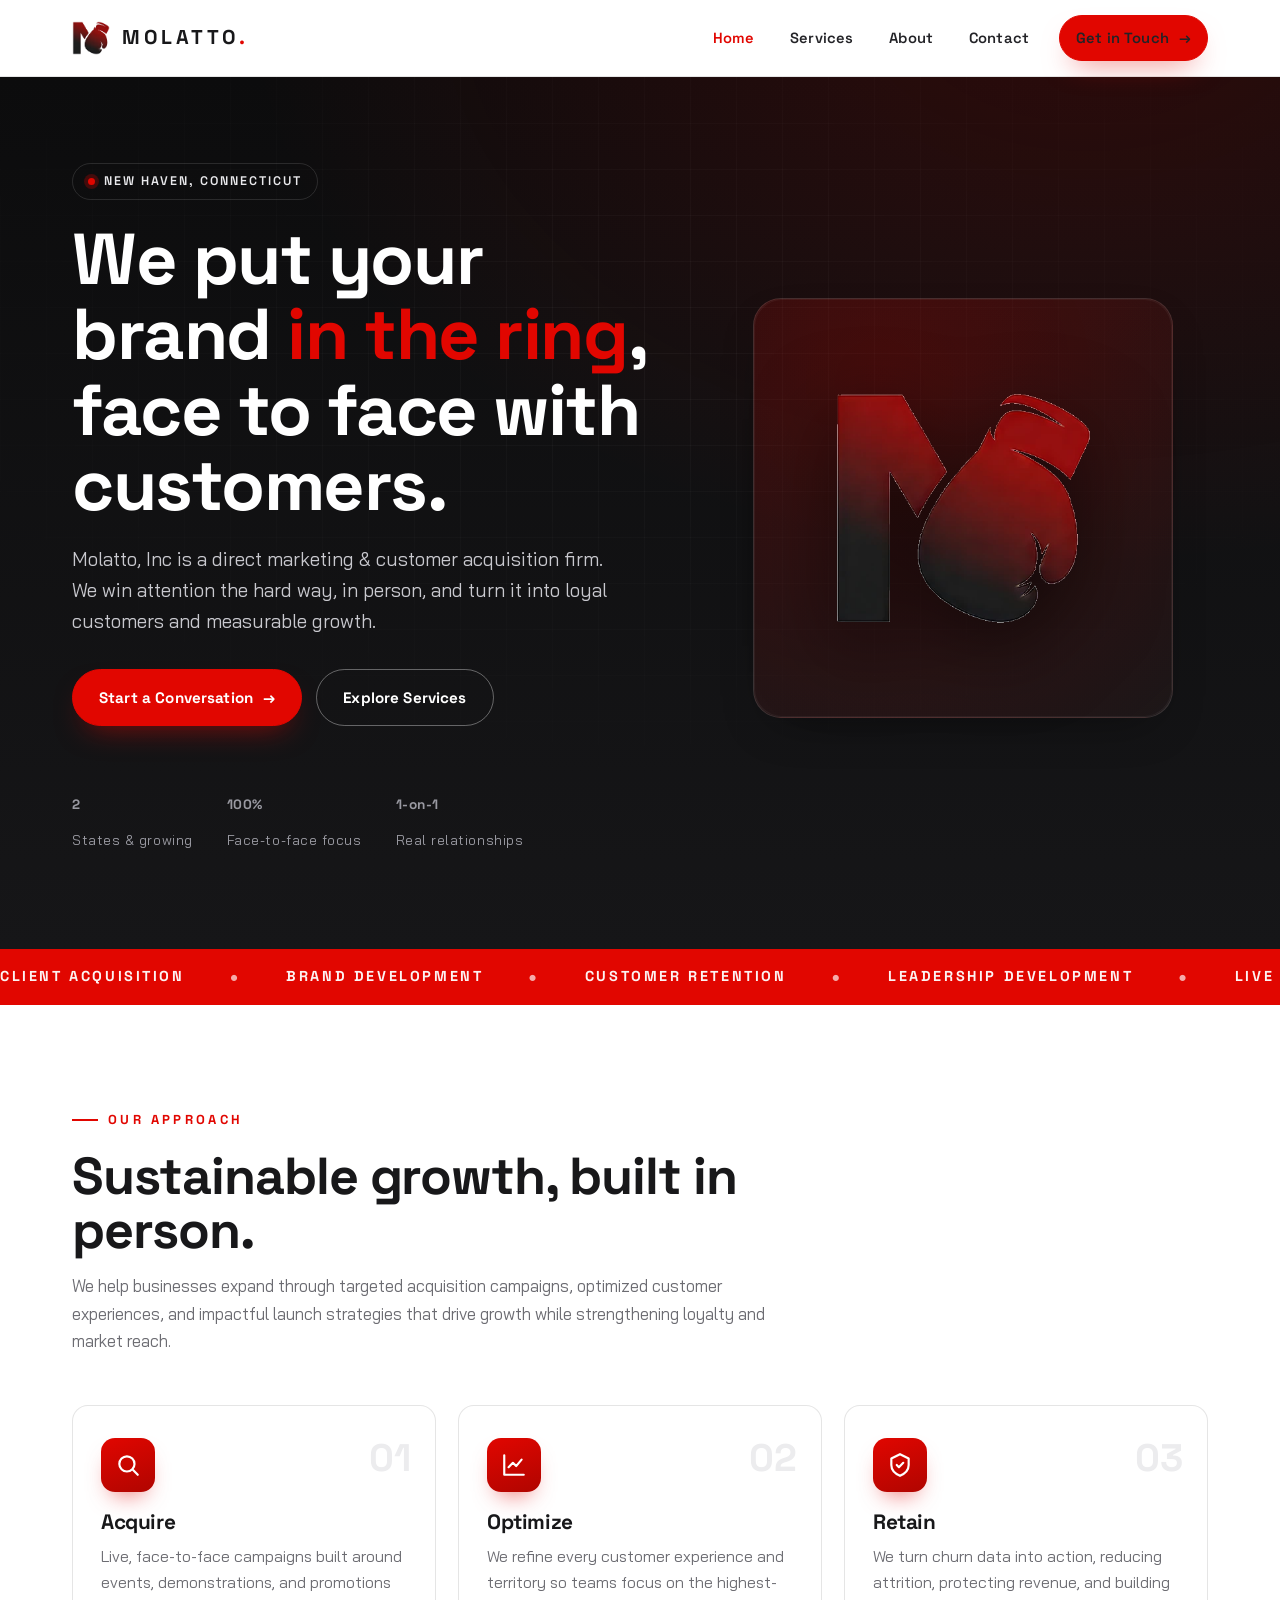
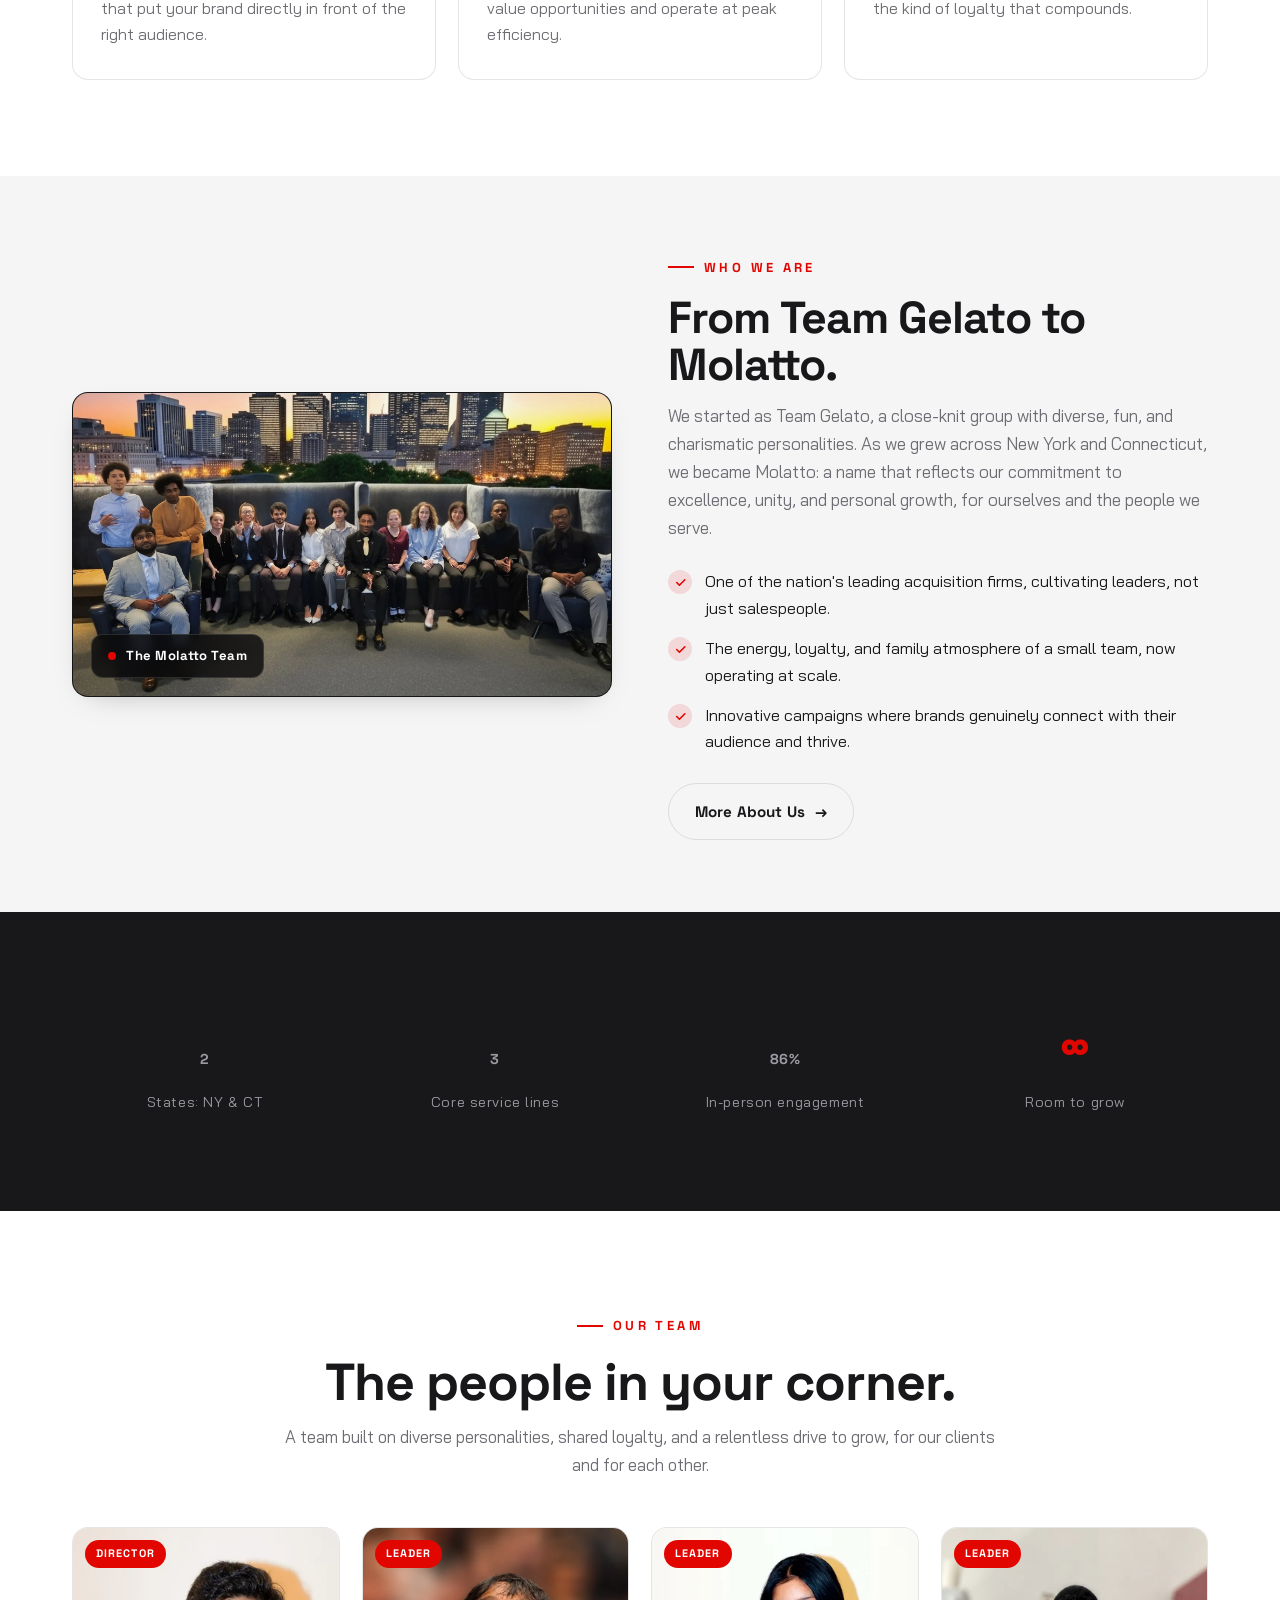
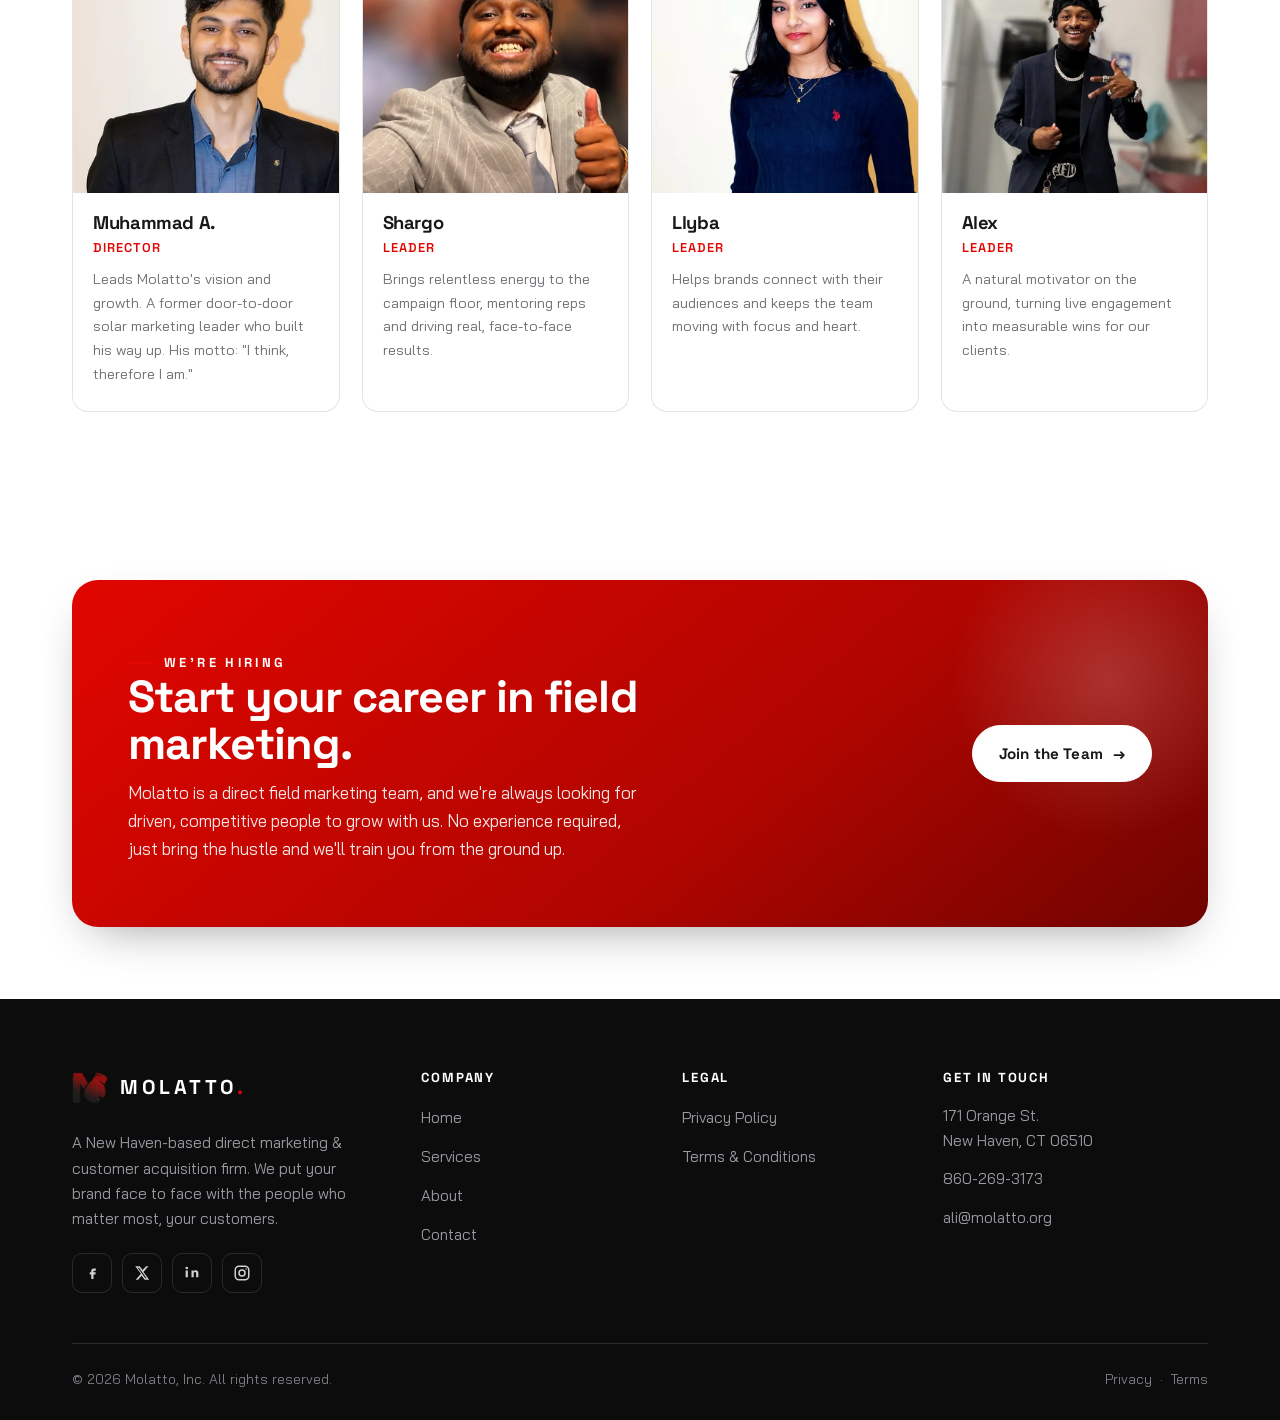
<file: index.html>
<!DOCTYPE html>
<html lang="en">
<head>
<meta charset="UTF-8" />
<meta name="viewport" content="width=device-width, initial-scale=1.0" />
<title>Molatto, Inc | Direct Marketing &amp; Customer Acquisition Firm in New Haven, CT</title>
<meta name="description" content="Molatto, Inc is a New Haven-based direct marketing firm specializing in face-to-face client acquisition, brand development, and customer retention that drives measurable growth." />
<meta name="theme-color" content="#0c0c0d" />
<link rel="icon" type="image/png" href="assets/favicon.png" />
<meta property="og:title" content="Molatto, Inc | Direct Marketing &amp; Customer Acquisition" />
<meta property="og:description" content="Face-to-face marketing that builds real brand relationships and measurable growth. Based in New Haven, CT." />
<meta property="og:type" content="website" />
<link rel="preconnect" href="https://fonts.googleapis.com" />
<link rel="preconnect" href="https://fonts.gstatic.com" crossorigin />
<link href="https://fonts.googleapis.com/css2?family=Space+Grotesk:wght@500;600;700&family=Bai+Jamjuree:wght@400;500;600;700&display=swap" rel="stylesheet" />
<link rel="stylesheet" href="styles.css" />
</head>
<body>

<!-- ===== Header ===== -->
<header class="site-header">
  <div class="container nav">
    <a class="brand" href="index.html" aria-label="Molatto, Inc home">
      <img src="assets/logo-icon.webp" alt="Molatto boxing-glove M logo" />
      <span class="wordmark">MOLATTO<span>.</span></span>
    </a>
    <nav class="nav-links" id="navLinks" aria-label="Primary">
      <a href="index.html" class="active">Home</a>
      <a href="services.html">Services</a>
      <a href="about.html">About</a>
      <a href="contact.html">Contact</a>
      <span class="nav-cta"><a class="btn" href="contact.html">Get in Touch <span class="arrow">→</span></a></span>
    </nav>
    <button class="nav-toggle" id="navToggle" aria-label="Toggle menu" aria-expanded="false" aria-controls="navLinks"><span></span></button>
  </div>
</header>

<!-- ===== Hero ===== -->
<section class="hero">
  <div class="container">
    <div class="hero-grid">
      <div class="hero-copy reveal">
        <span class="hero-badge"><span class="dot"></span> New Haven, Connecticut</span>
        <h1>We put your brand <em>in the ring</em>, face to face with customers.</h1>
        <p class="lead">Molatto, Inc is a direct marketing &amp; customer acquisition firm. We win attention the hard way, in person, and turn it into loyal customers and measurable growth.</p>
        <div class="hero-actions">
          <a class="btn" href="contact.html">Start a Conversation <span class="arrow">→</span></a>
          <a class="btn btn--ghost-light" href="services.html">Explore Services</a>
        </div>
        <div class="hero-stats">
          <div class="stat"><strong><span data-count="2" data-suffix="">0</span></strong><span>States &amp; growing</span></div>
          <div class="stat"><strong><span data-count="100" data-suffix="%">0</span></strong><span>Face-to-face focus</span></div>
          <div class="stat"><strong><span data-count="1" data-suffix="-on-1">0</span></strong><span>Real relationships</span></div>
        </div>
      </div>
      <div class="hero-visual reveal">
        <div class="hero-logo-card">
          <div class="ring"></div>
          <img src="assets/logo-icon.webp" alt="Molatto, Inc boxing-glove M logo" />
        </div>
      </div>
    </div>
  </div>
</section>

<!-- ===== Marquee strip ===== -->
<div class="strip" aria-hidden="true">
  <div class="strip-track">
    <span>Client Acquisition</span><span>Brand Development</span><span>Customer Retention</span><span>Leadership Development</span><span>Live Campaigns</span>
    <span>Client Acquisition</span><span>Brand Development</span><span>Customer Retention</span><span>Leadership Development</span><span>Live Campaigns</span>
  </div>
</div>

<!-- ===== Approach ===== -->
<section class="section">
  <div class="container">
    <div class="section-head reveal">
      <span class="eyebrow">Our Approach</span>
      <h2>Sustainable growth, built in person.</h2>
      <p>We help businesses expand through targeted acquisition campaigns, optimized customer experiences, and impactful launch strategies that drive growth while strengthening loyalty and market reach.</p>
    </div>

    <div class="grid-3">
      <article class="card reveal">
        <span class="num">01</span>
        <div class="ic" aria-hidden="true">
          <svg viewBox="0 0 24 24" fill="none" stroke="currentColor" stroke-width="2" stroke-linecap="round" stroke-linejoin="round"><circle cx="11" cy="11" r="7"/><path d="m21 21-4.3-4.3"/></svg>
        </div>
        <h3>Acquire</h3>
        <p>Live, face-to-face campaigns built around events, demonstrations, and promotions that put your brand directly in front of the right audience.</p>
      </article>
      <article class="card reveal">
        <span class="num">02</span>
        <div class="ic" aria-hidden="true">
          <svg viewBox="0 0 24 24" fill="none" stroke="currentColor" stroke-width="2" stroke-linecap="round" stroke-linejoin="round"><path d="M3 3v18h18"/><path d="m7 14 4-4 3 3 5-6"/></svg>
        </div>
        <h3>Optimize</h3>
        <p>We refine every customer experience and territory so teams focus on the highest-value opportunities and operate at peak efficiency.</p>
      </article>
      <article class="card reveal">
        <span class="num">03</span>
        <div class="ic" aria-hidden="true">
          <svg viewBox="0 0 24 24" fill="none" stroke="currentColor" stroke-width="2" stroke-linecap="round" stroke-linejoin="round"><path d="M12 2 4 6v6c0 5 3.5 8 8 10 4.5-2 8-5 8-10V6z"/><path d="m9 12 2 2 4-4"/></svg>
        </div>
        <h3>Retain</h3>
        <p>We turn churn data into action, reducing attrition, protecting revenue, and building the kind of loyalty that compounds.</p>
      </article>
    </div>
  </div>
</section>

<!-- ===== About split ===== -->
<section class="section section--tight" style="background:var(--paper);">
  <div class="container">
    <div class="split">
      <div class="media media--frame reveal">
        <img src="assets/team.webp" alt="The Molatto, Inc team" />
        <span class="media-tag"><span class="dot"></span> The Molatto Team</span>
      </div>
      <div class="reveal">
        <span class="eyebrow">Who We Are</span>
        <h2 class="section-head" style="font-size:clamp(1.9rem,4vw,2.8rem);margin:16px 0 14px;">From Team Gelato to Molatto.</h2>
        <p style="color:var(--muted);">We started as Team Gelato, a close-knit group with diverse, fun, and charismatic personalities. As we grew across New York and Connecticut, we became Molatto: a name that reflects our commitment to excellence, unity, and personal growth, for ourselves and the people we serve.</p>
        <ul class="bullets">
          <li><span class="tick"><svg viewBox="0 0 24 24" fill="none" stroke="currentColor" stroke-width="3" stroke-linecap="round" stroke-linejoin="round"><path d="m5 12 5 5L20 7"/></svg></span><span>One of the nation's leading acquisition firms, cultivating leaders, not just salespeople.</span></li>
          <li><span class="tick"><svg viewBox="0 0 24 24" fill="none" stroke="currentColor" stroke-width="3" stroke-linecap="round" stroke-linejoin="round"><path d="m5 12 5 5L20 7"/></svg></span><span>The energy, loyalty, and family atmosphere of a small team, now operating at scale.</span></li>
          <li><span class="tick"><svg viewBox="0 0 24 24" fill="none" stroke="currentColor" stroke-width="3" stroke-linecap="round" stroke-linejoin="round"><path d="m5 12 5 5L20 7"/></svg></span><span>Innovative campaigns where brands genuinely connect with their audience and thrive.</span></li>
        </ul>
        <div style="margin-top:28px;"><a class="btn btn--ghost" href="about.html">More About Us <span class="arrow">→</span></a></div>
      </div>
    </div>
  </div>
</section>

<!-- ===== Stats band ===== -->
<section class="section band">
  <div class="container">
    <div class="stats-row">
      <div class="stat reveal"><strong><em><span data-count="2">0</span></em></strong><span>States: NY &amp; CT</span></div>
      <div class="stat reveal"><strong><em><span data-count="4">0</span></em></strong><span>Core service lines</span></div>
      <div class="stat reveal"><strong><em><span data-count="100" data-suffix="%">0</span></em></strong><span>In-person engagement</span></div>
      <div class="stat reveal"><strong><em>∞</em></strong><span>Room to grow</span></div>
    </div>
  </div>
</section>

<!-- ===== Team ===== -->
<section class="section">
  <div class="container">
    <div class="section-head section-head--center reveal">
      <span class="eyebrow eyebrow--center">Our Team</span>
      <h2>The people in your corner.</h2>
      <p>A team built on diverse personalities, shared loyalty, and a relentless drive to grow, for our clients and for each other.</p>
    </div>
    <div class="team-grid">
      <article class="member reveal">
        <div class="photo"><img src="assets/muhammad.webp" alt="Muhammad A., Director" loading="lazy" /><span class="badge">Director</span></div>
        <div class="body">
          <h4>Muhammad A.</h4>
          <div class="role">Director</div>
          <p>Leads Molatto's vision and growth. A former door-to-door solar marketing leader who built his way up. His motto: "I think, therefore I am."</p>
        </div>
      </article>
      <article class="member reveal">
        <div class="photo"><img src="assets/shargo.webp" alt="Shargo, Leader" loading="lazy" /><span class="badge">Leader</span></div>
        <div class="body">
          <h4>Shargo</h4>
          <div class="role">Leader</div>
          <p>Brings relentless energy to the campaign floor, mentoring reps and driving real, face-to-face results.</p>
        </div>
      </article>
      <article class="member reveal">
        <div class="photo"><img src="assets/llyba.webp" alt="Llyba, Leader" loading="lazy" /><span class="badge">Leader</span></div>
        <div class="body">
          <h4>Llyba</h4>
          <div class="role">Leader</div>
          <p>Helps brands connect with their audiences and keeps the team moving with focus and heart.</p>
        </div>
      </article>
      <article class="member reveal">
        <div class="photo"><img src="assets/alex.webp" alt="Alex, Leader" loading="lazy" /><span class="badge">Leader</span></div>
        <div class="body">
          <h4>Alex</h4>
          <div class="role">Leader</div>
          <p>A natural motivator on the ground, turning live engagement into measurable wins for our clients.</p>
        </div>
      </article>
    </div>
  </div>
</section>

<!-- ===== CTA ===== -->
<section class="section section--tight">
  <div class="container">
    <div class="cta reveal">
      <div class="cta-inner">
        <div>
          <span class="eyebrow" style="color:#fff;">We're Hiring</span>
          <h2>Start your career in field marketing.</h2>
          <p>Molatto is a direct field marketing team, and we're always looking for driven, competitive people to grow with us. No experience required, just bring the hustle and we'll train you from the ground up.</p>
        </div>
        <a class="btn btn--light" href="contact.html">Join the Team <span class="arrow">→</span></a>
      </div>
    </div>
  </div>
</section>

<!-- ===== Footer (placeholder, injected below) ===== -->
<div id="footer"></div>

<script src="footer.js"></script>
<script src="script.js"></script>
</body>
</html>
</file>
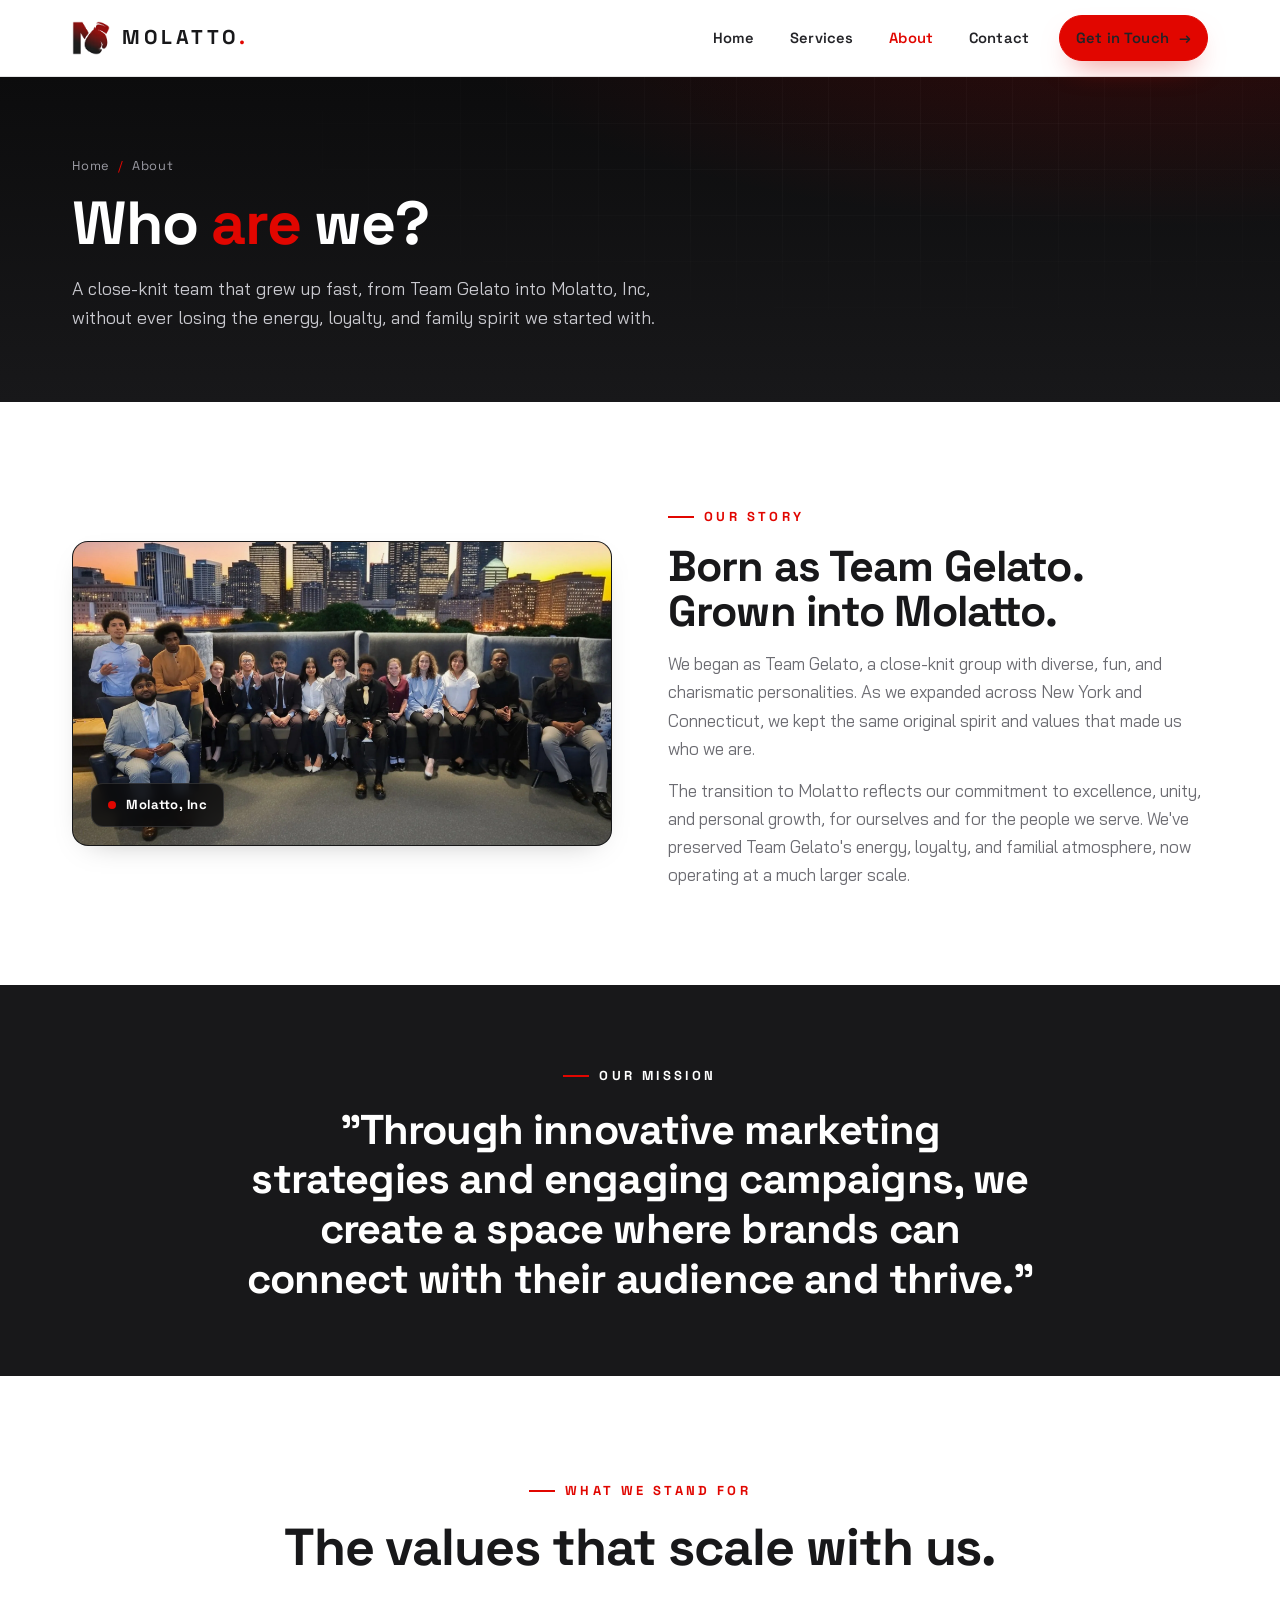
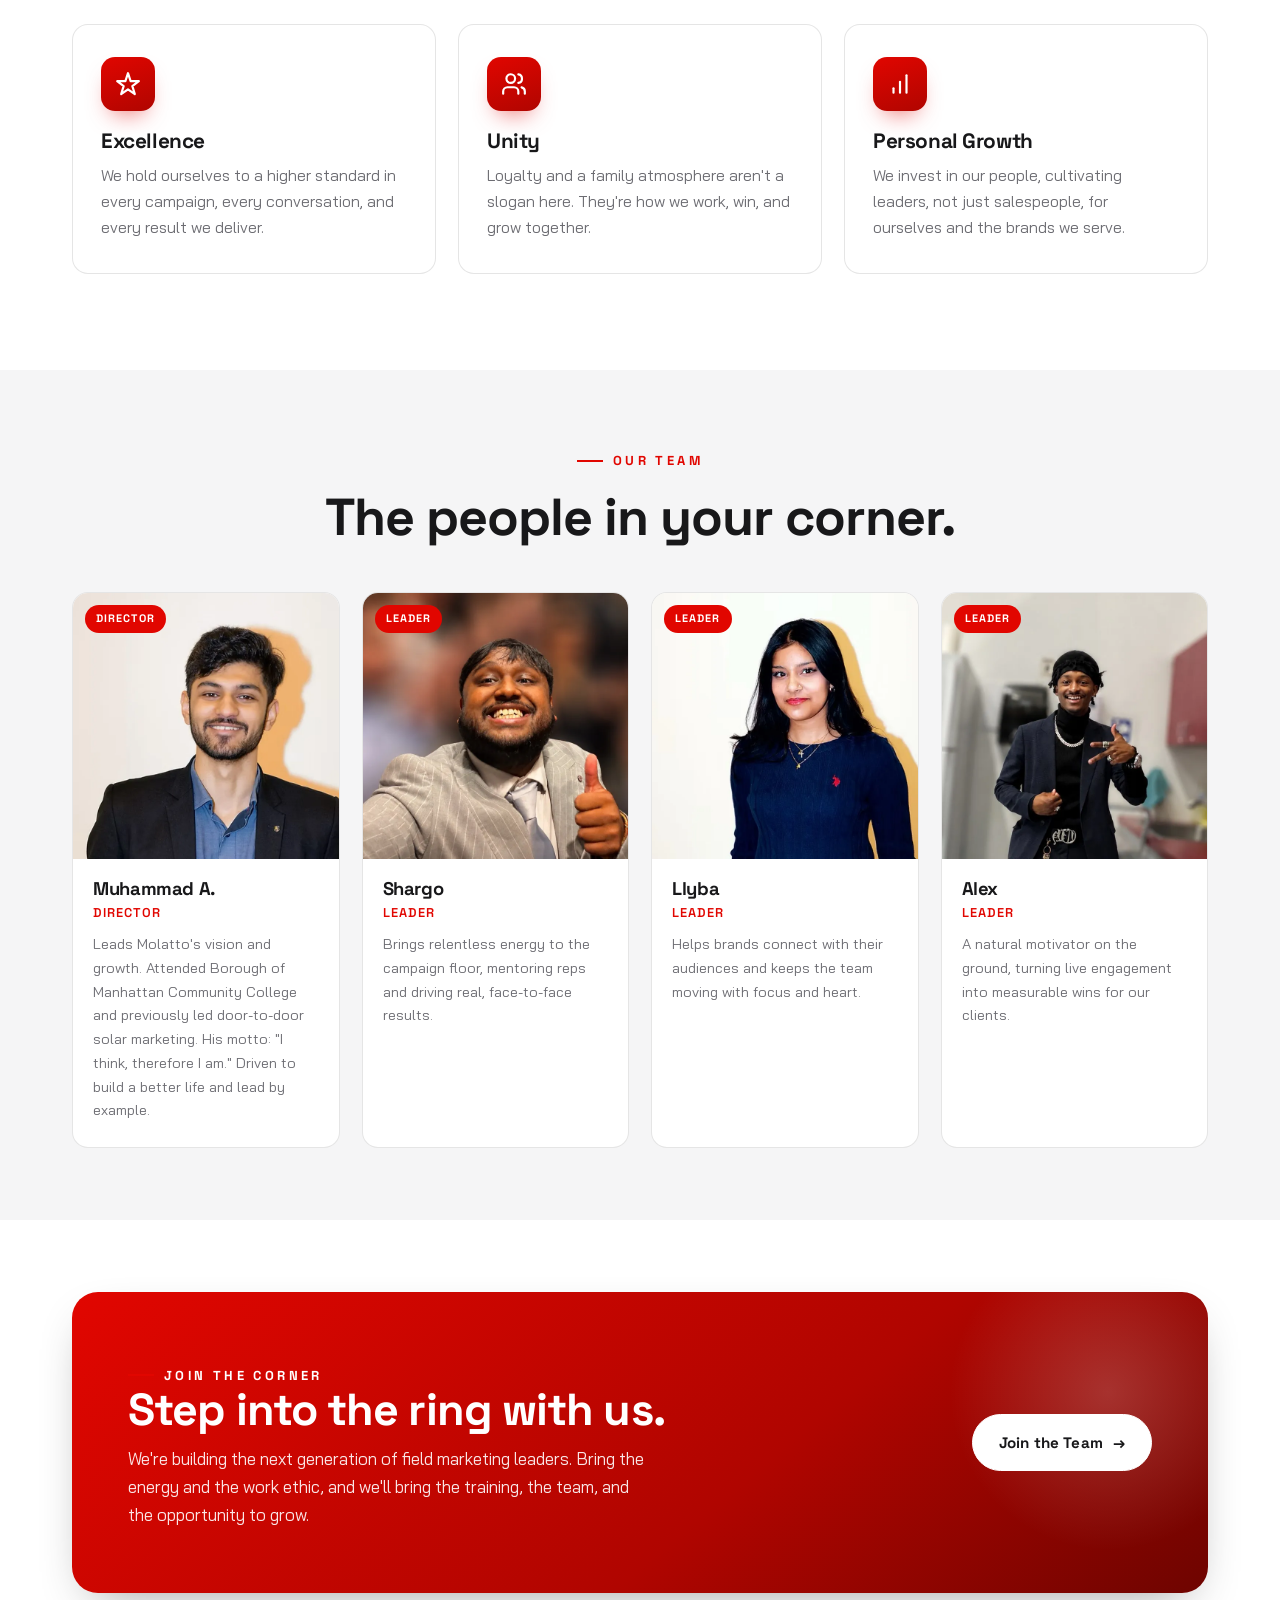
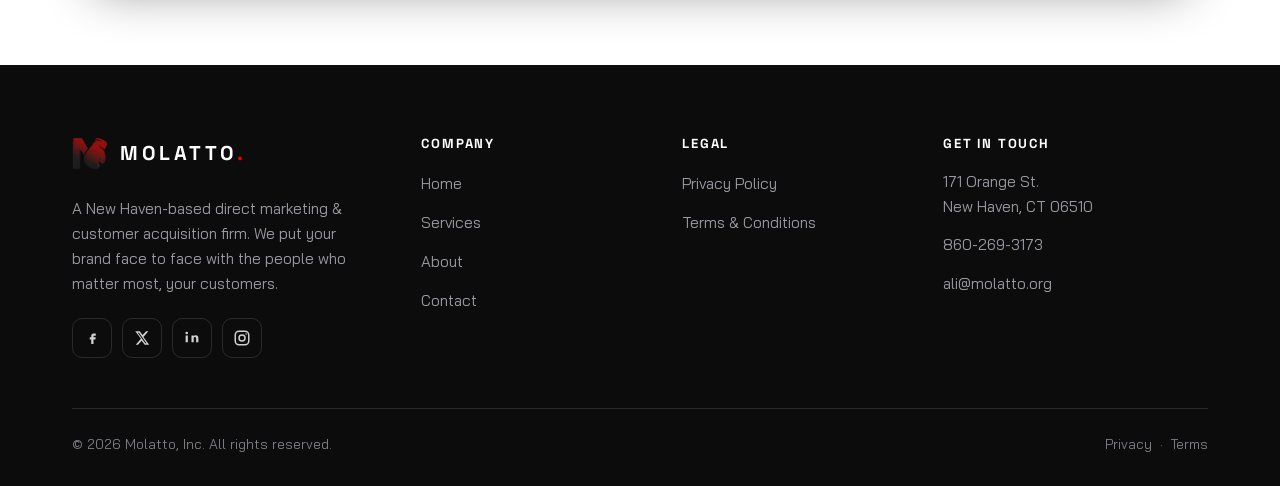
<file: about.html>
<!DOCTYPE html>
<html lang="en">
<head>
<meta charset="UTF-8" />
<meta name="viewport" content="width=device-width, initial-scale=1.0" />
<title>About | Molatto, Inc | Our Story, Mission &amp; Values</title>
<meta name="description" content="From Team Gelato to Molatto, Inc, a New Haven direct marketing firm built on excellence, unity, and personal growth. Meet our mission and team." />
<meta name="theme-color" content="#0c0c0d" />
<link rel="icon" type="image/png" href="assets/favicon.png" />
<link rel="preconnect" href="https://fonts.googleapis.com" />
<link rel="preconnect" href="https://fonts.gstatic.com" crossorigin />
<link href="https://fonts.googleapis.com/css2?family=Space+Grotesk:wght@500;600;700&family=Bai+Jamjuree:wght@400;500;600;700&display=swap" rel="stylesheet" />
<link rel="stylesheet" href="styles.css" />
</head>
<body>

<header class="site-header">
  <div class="container nav">
    <a class="brand" href="index.html" aria-label="Molatto, Inc home">
      <img src="assets/logo-icon.webp" alt="Molatto boxing-glove M logo" />
      <span class="wordmark">MOLATTO<span>.</span></span>
    </a>
    <nav class="nav-links" id="navLinks" aria-label="Primary">
      <a href="index.html">Home</a>
      <a href="services.html">Services</a>
      <a href="about.html" class="active">About</a>
      <a href="contact.html">Contact</a>
      <span class="nav-cta"><a class="btn" href="contact.html">Get in Touch <span class="arrow">→</span></a></span>
    </nav>
    <button class="nav-toggle" id="navToggle" aria-label="Toggle menu" aria-expanded="false" aria-controls="navLinks"><span></span></button>
  </div>
</header>

<section class="page-hero">
  <div class="container">
    <div class="crumbs"><a href="index.html">Home</a><span class="sep">/</span>About</div>
    <h1>Who <em>are</em> we?</h1>
    <p>A close-knit team that grew up fast, from Team Gelato into Molatto, Inc, without ever losing the energy, loyalty, and family spirit we started with.</p>
  </div>
</section>

<!-- Story -->
<section class="section">
  <div class="container">
    <div class="split">
      <div class="media media--frame reveal">
        <img src="assets/team.webp" alt="The Molatto, Inc team" />
        <span class="media-tag"><span class="dot"></span> Molatto, Inc</span>
      </div>
      <div class="reveal">
        <span class="eyebrow">Our Story</span>
        <h2 class="section-head" style="font-size:clamp(1.9rem,4vw,2.7rem);margin:16px 0 16px;">Born as Team Gelato. Grown into Molatto.</h2>
        <p style="color:var(--muted);margin-bottom:14px;">We began as Team Gelato, a close-knit group with diverse, fun, and charismatic personalities. As we expanded across New York and Connecticut, we kept the same original spirit and values that made us who we are.</p>
        <p style="color:var(--muted);">The transition to Molatto reflects our commitment to excellence, unity, and personal growth, for ourselves and for the people we serve. We've preserved Team Gelato's energy, loyalty, and familial atmosphere, now operating at a much larger scale.</p>
      </div>
    </div>
  </div>
</section>

<!-- Mission -->
<section class="section section--tight band">
  <div class="container" style="text-align:center;max-width:840px;">
    <span class="eyebrow eyebrow--center reveal" style="color:#fff;">Our Mission</span>
    <h2 class="reveal" style="font-size:clamp(1.7rem,4vw,2.6rem);margin-top:18px;color:#fff;line-height:1.2;">"Through innovative marketing strategies and engaging campaigns, we create a space where brands can connect with their audience and thrive."</h2>
  </div>
</section>

<!-- Values -->
<section class="section">
  <div class="container">
    <div class="section-head section-head--center reveal">
      <span class="eyebrow eyebrow--center">What We Stand For</span>
      <h2>The values that scale with us.</h2>
    </div>
    <div class="grid-3">
      <article class="card reveal">
        <div class="ic" aria-hidden="true"><svg viewBox="0 0 24 24" fill="none" stroke="currentColor" stroke-width="2" stroke-linecap="round" stroke-linejoin="round"><path d="m12 2 2.4 7.4H22l-6 4.6 2.3 7.4L12 17l-6.3 4.4L8 14 2 9.4h7.6z"/></svg></div>
        <h3>Excellence</h3>
        <p>We hold ourselves to a higher standard in every campaign, every conversation, and every result we deliver.</p>
      </article>
      <article class="card reveal">
        <div class="ic" aria-hidden="true"><svg viewBox="0 0 24 24" fill="none" stroke="currentColor" stroke-width="2" stroke-linecap="round" stroke-linejoin="round"><path d="M16 21v-2a4 4 0 0 0-4-4H6a4 4 0 0 0-4 4v2"/><circle cx="9" cy="7" r="4"/><path d="M22 21v-2a4 4 0 0 0-3-3.9"/><path d="M16 3.1A4 4 0 0 1 16 11"/></svg></div>
        <h3>Unity</h3>
        <p>Loyalty and a family atmosphere aren't a slogan here. They're how we work, win, and grow together.</p>
      </article>
      <article class="card reveal">
        <div class="ic" aria-hidden="true"><svg viewBox="0 0 24 24" fill="none" stroke="currentColor" stroke-width="2" stroke-linecap="round" stroke-linejoin="round"><path d="M12 20V10"/><path d="M18 20V4"/><path d="M6 20v-4"/></svg></div>
        <h3>Personal Growth</h3>
        <p>We invest in our people, cultivating leaders, not just salespeople, for ourselves and the brands we serve.</p>
      </article>
    </div>
  </div>
</section>

<!-- Team -->
<section class="section section--tight" style="background:var(--paper);">
  <div class="container">
    <div class="section-head section-head--center reveal">
      <span class="eyebrow eyebrow--center">Our Team</span>
      <h2>The people in your corner.</h2>
    </div>
    <div class="team-grid">
      <article class="member reveal">
        <div class="photo"><img src="assets/muhammad.webp" alt="Muhammad A., Director" loading="lazy" /><span class="badge">Director</span></div>
        <div class="body"><h4>Muhammad A.</h4><div class="role">Director</div><p>Leads Molatto's vision and growth. Attended Borough of Manhattan Community College and previously led door-to-door solar marketing. His motto: "I think, therefore I am." Driven to build a better life and lead by example.</p></div>
      </article>
      <article class="member reveal">
        <div class="photo"><img src="assets/shargo.webp" alt="Shargo, Leader" loading="lazy" /><span class="badge">Leader</span></div>
        <div class="body"><h4>Shargo</h4><div class="role">Leader</div><p>Brings relentless energy to the campaign floor, mentoring reps and driving real, face-to-face results.</p></div>
      </article>
      <article class="member reveal">
        <div class="photo"><img src="assets/llyba.webp" alt="Llyba, Leader" loading="lazy" /><span class="badge">Leader</span></div>
        <div class="body"><h4>Llyba</h4><div class="role">Leader</div><p>Helps brands connect with their audiences and keeps the team moving with focus and heart.</p></div>
      </article>
      <article class="member reveal">
        <div class="photo"><img src="assets/alex.webp" alt="Alex, Leader" loading="lazy" /><span class="badge">Leader</span></div>
        <div class="body"><h4>Alex</h4><div class="role">Leader</div><p>A natural motivator on the ground, turning live engagement into measurable wins for our clients.</p></div>
      </article>
    </div>
  </div>
</section>

<!-- CTA -->
<section class="section section--tight">
  <div class="container">
    <div class="cta reveal">
      <div class="cta-inner">
        <div>
          <span class="eyebrow" style="color:#fff;">Join the Corner</span>
          <h2>Step into the ring with us.</h2>
          <p>We're building the next generation of field marketing leaders. Bring the energy and the work ethic, and we'll bring the training, the team, and the opportunity to grow.</p>
        </div>
        <a class="btn btn--light" href="contact.html">Join the Team <span class="arrow">→</span></a>
      </div>
    </div>
  </div>
</section>

<div id="footer"></div>
<script src="footer.js"></script>
<script src="script.js"></script>
</body>
</html>
</file>
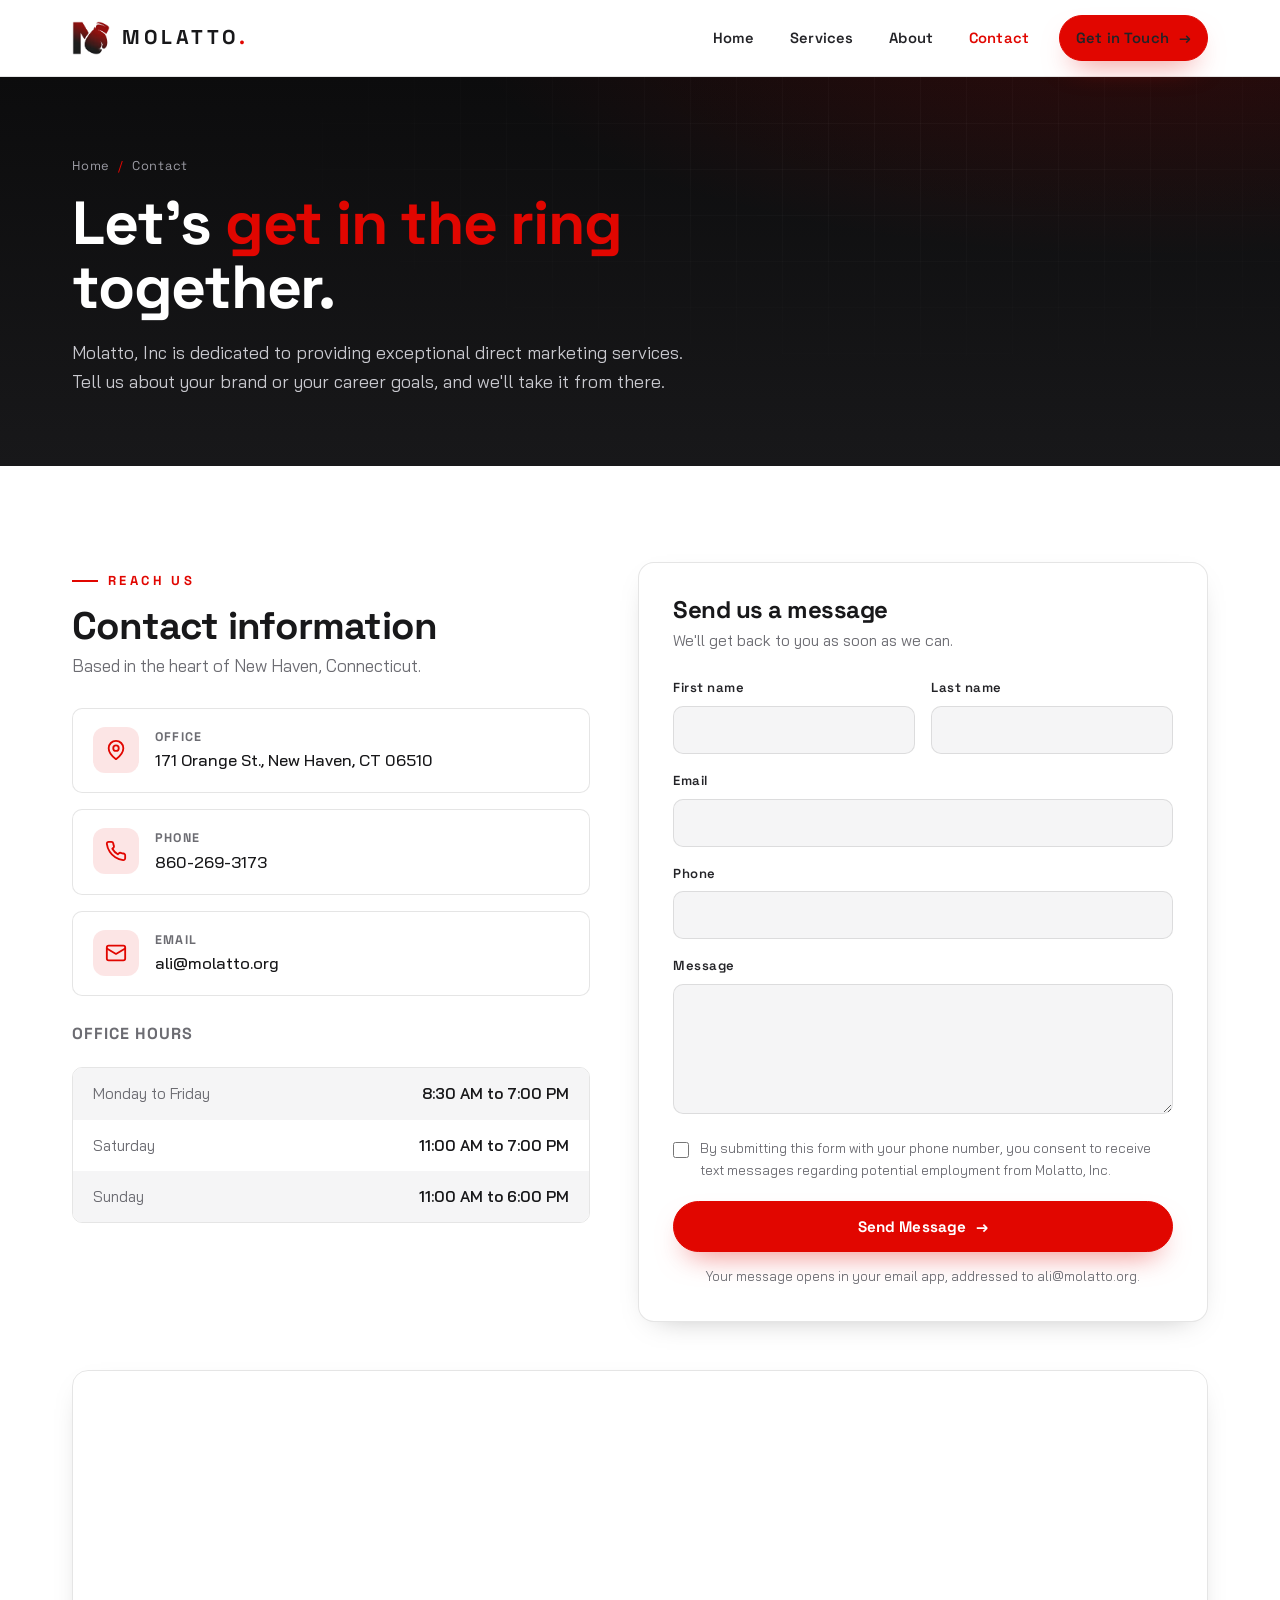
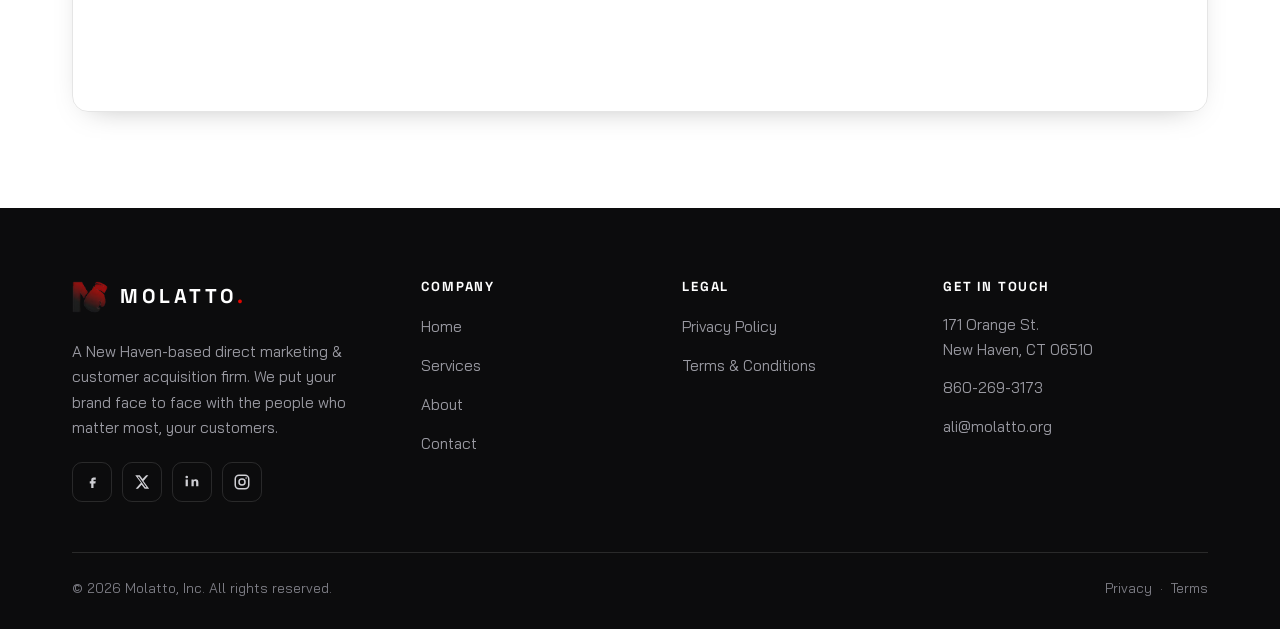
<file: contact.html>
<!DOCTYPE html>
<html lang="en">
<head>
<meta charset="UTF-8" />
<meta name="viewport" content="width=device-width, initial-scale=1.0" />
<title>Contact | Molatto, Inc | New Haven, CT</title>
<meta name="description" content="Contact Molatto, Inc at 171 Orange St, New Haven, CT 06510. Call 860-269-3173 or email ali@molatto.org. We'd love to hear about your brand." />
<meta name="theme-color" content="#0c0c0d" />
<link rel="icon" type="image/png" href="assets/favicon.png" />
<link rel="preconnect" href="https://fonts.googleapis.com" />
<link rel="preconnect" href="https://fonts.gstatic.com" crossorigin />
<link href="https://fonts.googleapis.com/css2?family=Space+Grotesk:wght@500;600;700&family=Bai+Jamjuree:wght@400;500;600;700&display=swap" rel="stylesheet" />
<link rel="stylesheet" href="styles.css" />
</head>
<body>

<header class="site-header">
  <div class="container nav">
    <a class="brand" href="index.html" aria-label="Molatto, Inc home">
      <img src="assets/logo-icon.webp" alt="Molatto boxing-glove M logo" />
      <span class="wordmark">MOLATTO<span>.</span></span>
    </a>
    <nav class="nav-links" id="navLinks" aria-label="Primary">
      <a href="index.html">Home</a>
      <a href="services.html">Services</a>
      <a href="about.html">About</a>
      <a href="contact.html" class="active">Contact</a>
      <span class="nav-cta"><a class="btn" href="contact.html">Get in Touch <span class="arrow">→</span></a></span>
    </nav>
    <button class="nav-toggle" id="navToggle" aria-label="Toggle menu" aria-expanded="false" aria-controls="navLinks"><span></span></button>
  </div>
</header>

<section class="page-hero">
  <div class="container">
    <div class="crumbs"><a href="index.html">Home</a><span class="sep">/</span>Contact</div>
    <h1>Let's <em>get in the ring</em> together.</h1>
    <p>Molatto, Inc is dedicated to providing exceptional direct marketing services. Tell us about your brand or your career goals, and we'll take it from there.</p>
  </div>
</section>

<section class="section">
  <div class="container">
    <div class="contact-grid">

      <!-- Info -->
      <div class="reveal">
        <span class="eyebrow">Reach Us</span>
        <h2 class="section-head" style="font-size:clamp(1.7rem,4vw,2.4rem);margin:14px 0 6px;">Contact information</h2>
        <p style="color:var(--muted);">Based in the heart of New Haven, Connecticut.</p>

        <div class="info-list">
          <div class="info-item">
            <div class="ic"><svg viewBox="0 0 24 24" fill="none" stroke="currentColor" stroke-width="2" stroke-linecap="round" stroke-linejoin="round"><path d="M20 10c0 6-8 12-8 12s-8-6-8-12a8 8 0 0 1 16 0Z"/><circle cx="12" cy="10" r="3"/></svg></div>
            <div><div class="label">Office</div><div class="val">171 Orange St., New Haven, CT 06510</div></div>
          </div>
          <div class="info-item">
            <div class="ic"><svg viewBox="0 0 24 24" fill="none" stroke="currentColor" stroke-width="2" stroke-linecap="round" stroke-linejoin="round"><path d="M22 16.9v3a2 2 0 0 1-2.2 2 19.8 19.8 0 0 1-8.6-3.1 19.5 19.5 0 0 1-6-6A19.8 19.8 0 0 1 2 4.2 2 2 0 0 1 4 2h3a2 2 0 0 1 2 1.7c.1.9.4 1.8.7 2.7a2 2 0 0 1-.5 2.1L8 9.6a16 16 0 0 0 6 6l1.1-1.1a2 2 0 0 1 2.1-.5c.9.3 1.8.6 2.7.7A2 2 0 0 1 22 16.9Z"/></svg></div>
            <div><div class="label">Phone</div><div class="val"><a href="tel:8602693173">860-269-3173</a></div></div>
          </div>
          <div class="info-item">
            <div class="ic"><svg viewBox="0 0 24 24" fill="none" stroke="currentColor" stroke-width="2" stroke-linecap="round" stroke-linejoin="round"><rect x="2" y="4" width="20" height="16" rx="2"/><path d="m22 7-10 6L2 7"/></svg></div>
            <div><div class="label">Email</div><div class="val"><a href="mailto:ali@molatto.org">ali@molatto.org</a></div></div>
          </div>
        </div>

        <h3 style="font-family:var(--font-display);font-size:1rem;letter-spacing:.06em;text-transform:uppercase;color:var(--muted);margin:30px 0 0;">Office Hours</h3>
        <div class="hours">
          <div class="row"><span>Monday to Friday</span><span>8:30 AM to 7:00 PM</span></div>
          <div class="row"><span>Saturday</span><span>11:00 AM to 7:00 PM</span></div>
          <div class="row"><span>Sunday</span><span>11:00 AM to 6:00 PM</span></div>
        </div>
      </div>

      <!-- Form -->
      <div class="reveal">
        <form class="form-card" id="contactForm" novalidate>
          <h3>Send us a message</h3>
          <p class="sub">We'll get back to you as soon as we can.</p>
          <div class="field-row">
            <div class="field"><label for="firstName">First name</label><input id="firstName" name="firstName" type="text" autocomplete="given-name" required /></div>
            <div class="field"><label for="lastName">Last name</label><input id="lastName" name="lastName" type="text" autocomplete="family-name" required /></div>
          </div>
          <div class="field"><label for="email">Email</label><input id="email" name="email" type="email" autocomplete="email" required /></div>
          <div class="field"><label for="phone">Phone</label><input id="phone" name="phone" type="tel" autocomplete="tel" /></div>
          <div class="field"><label for="message">Message</label><textarea id="message" name="message" required></textarea></div>
          <label class="consent">
            <input type="checkbox" name="consent" required />
            <span>By submitting this form with your phone number, you consent to receive text messages regarding potential employment from Molatto, Inc.</span>
          </label>
          <button class="btn" type="submit">Send Message <span class="arrow">→</span></button>
          <p class="form-note" id="formNote">Your message opens in your email app, addressed to ali@molatto.org.</p>
        </form>
      </div>

    </div>

    <!-- Map -->
    <div class="map-wrap reveal" style="margin-top:48px;">
      <iframe
        title="Molatto, Inc location at 171 Orange St, New Haven, CT"
        loading="lazy"
        referrerpolicy="no-referrer-when-downgrade"
        src="https://www.google.com/maps?q=171+Orange+St,+New+Haven,+CT+06510&output=embed"></iframe>
    </div>
  </div>
</section>

<div id="footer"></div>
<script src="footer.js"></script>
<script src="script.js"></script>
</body>
</html>
</file>
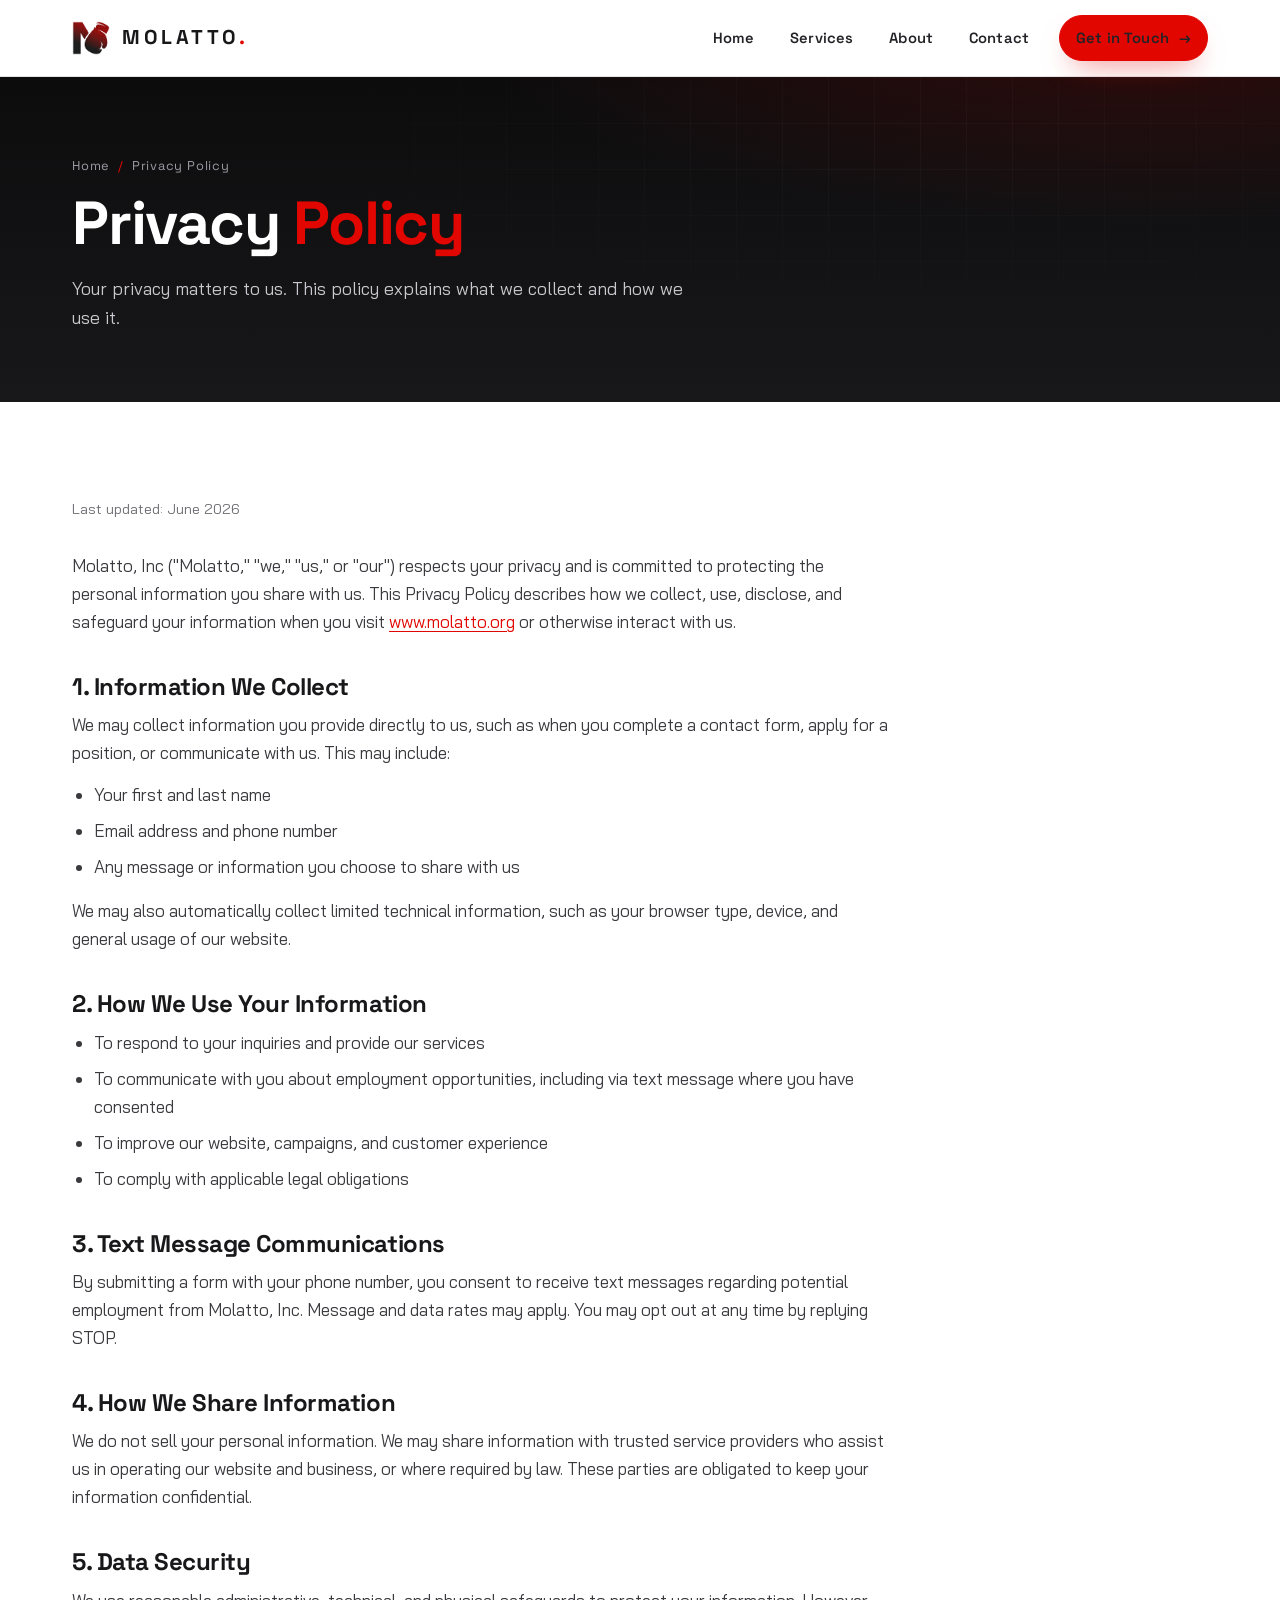
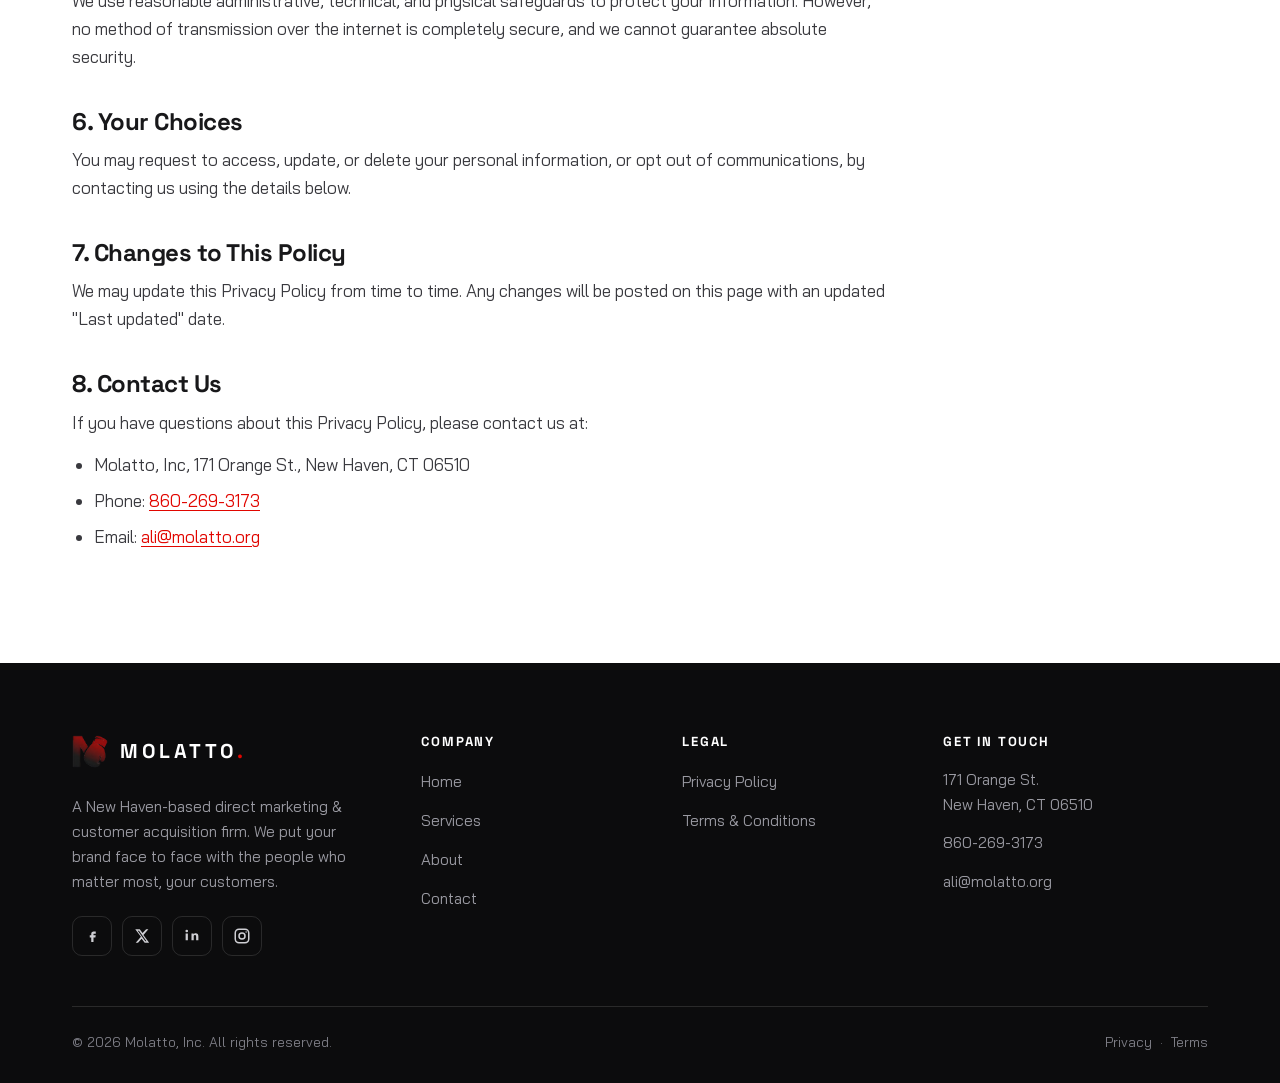
<file: privacy-policy.html>
<!DOCTYPE html>
<html lang="en">
<head>
<meta charset="UTF-8" />
<meta name="viewport" content="width=device-width, initial-scale=1.0" />
<title>Privacy Policy | Molatto, Inc</title>
<meta name="description" content="Privacy Policy for Molatto, Inc. How we collect, use, and protect your information." />
<meta name="theme-color" content="#0c0c0d" />
<link rel="icon" type="image/png" href="assets/favicon.png" />
<link rel="preconnect" href="https://fonts.googleapis.com" />
<link rel="preconnect" href="https://fonts.gstatic.com" crossorigin />
<link href="https://fonts.googleapis.com/css2?family=Space+Grotesk:wght@500;600;700&family=Bai+Jamjuree:wght@400;500;600;700&display=swap" rel="stylesheet" />
<link rel="stylesheet" href="styles.css" />
</head>
<body>

<header class="site-header">
  <div class="container nav">
    <a class="brand" href="index.html" aria-label="Molatto, Inc home">
      <img src="assets/logo-icon.webp" alt="Molatto boxing-glove M logo" />
      <span class="wordmark">MOLATTO<span>.</span></span>
    </a>
    <nav class="nav-links" id="navLinks" aria-label="Primary">
      <a href="index.html">Home</a>
      <a href="services.html">Services</a>
      <a href="about.html">About</a>
      <a href="contact.html">Contact</a>
      <span class="nav-cta"><a class="btn" href="contact.html">Get in Touch <span class="arrow">→</span></a></span>
    </nav>
    <button class="nav-toggle" id="navToggle" aria-label="Toggle menu" aria-expanded="false" aria-controls="navLinks"><span></span></button>
  </div>
</header>

<section class="page-hero">
  <div class="container">
    <div class="crumbs"><a href="index.html">Home</a><span class="sep">/</span>Privacy Policy</div>
    <h1>Privacy <em>Policy</em></h1>
    <p>Your privacy matters to us. This policy explains what we collect and how we use it.</p>
  </div>
</section>

<section class="section">
  <div class="container">
    <div class="prose reveal">
      <p class="updated">Last updated: June 2026</p>

      <p>Molatto, Inc ("Molatto," "we," "us," or "our") respects your privacy and is committed to protecting the personal information you share with us. This Privacy Policy describes how we collect, use, disclose, and safeguard your information when you visit <a href="https://www.molatto.org">www.molatto.org</a> or otherwise interact with us.</p>

      <h2>1. Information We Collect</h2>
      <p>We may collect information you provide directly to us, such as when you complete a contact form, apply for a position, or communicate with us. This may include:</p>
      <ul>
        <li>Your first and last name</li>
        <li>Email address and phone number</li>
        <li>Any message or information you choose to share with us</li>
      </ul>
      <p>We may also automatically collect limited technical information, such as your browser type, device, and general usage of our website.</p>

      <h2>2. How We Use Your Information</h2>
      <ul>
        <li>To respond to your inquiries and provide our services</li>
        <li>To communicate with you about employment opportunities, including via text message where you have consented</li>
        <li>To improve our website, campaigns, and customer experience</li>
        <li>To comply with applicable legal obligations</li>
      </ul>

      <h2>3. Text Message Communications</h2>
      <p>By submitting a form with your phone number, you consent to receive text messages regarding potential employment from Molatto, Inc. Message and data rates may apply. You may opt out at any time by replying STOP.</p>

      <h2>4. How We Share Information</h2>
      <p>We do not sell your personal information. We may share information with trusted service providers who assist us in operating our website and business, or where required by law. These parties are obligated to keep your information confidential.</p>

      <h2>5. Data Security</h2>
      <p>We use reasonable administrative, technical, and physical safeguards to protect your information. However, no method of transmission over the internet is completely secure, and we cannot guarantee absolute security.</p>

      <h2>6. Your Choices</h2>
      <p>You may request to access, update, or delete your personal information, or opt out of communications, by contacting us using the details below.</p>

      <h2>7. Changes to This Policy</h2>
      <p>We may update this Privacy Policy from time to time. Any changes will be posted on this page with an updated "Last updated" date.</p>

      <h2>8. Contact Us</h2>
      <p>If you have questions about this Privacy Policy, please contact us at:</p>
      <ul>
        <li>Molatto, Inc, 171 Orange St., New Haven, CT 06510</li>
        <li>Phone: <a href="tel:8602693173">860-269-3173</a></li>
        <li>Email: <a href="mailto:ali@molatto.org">ali@molatto.org</a></li>
      </ul>
    </div>
  </div>
</section>

<div id="footer"></div>
<script src="footer.js"></script>
<script src="script.js"></script>
</body>
</html>
</file>
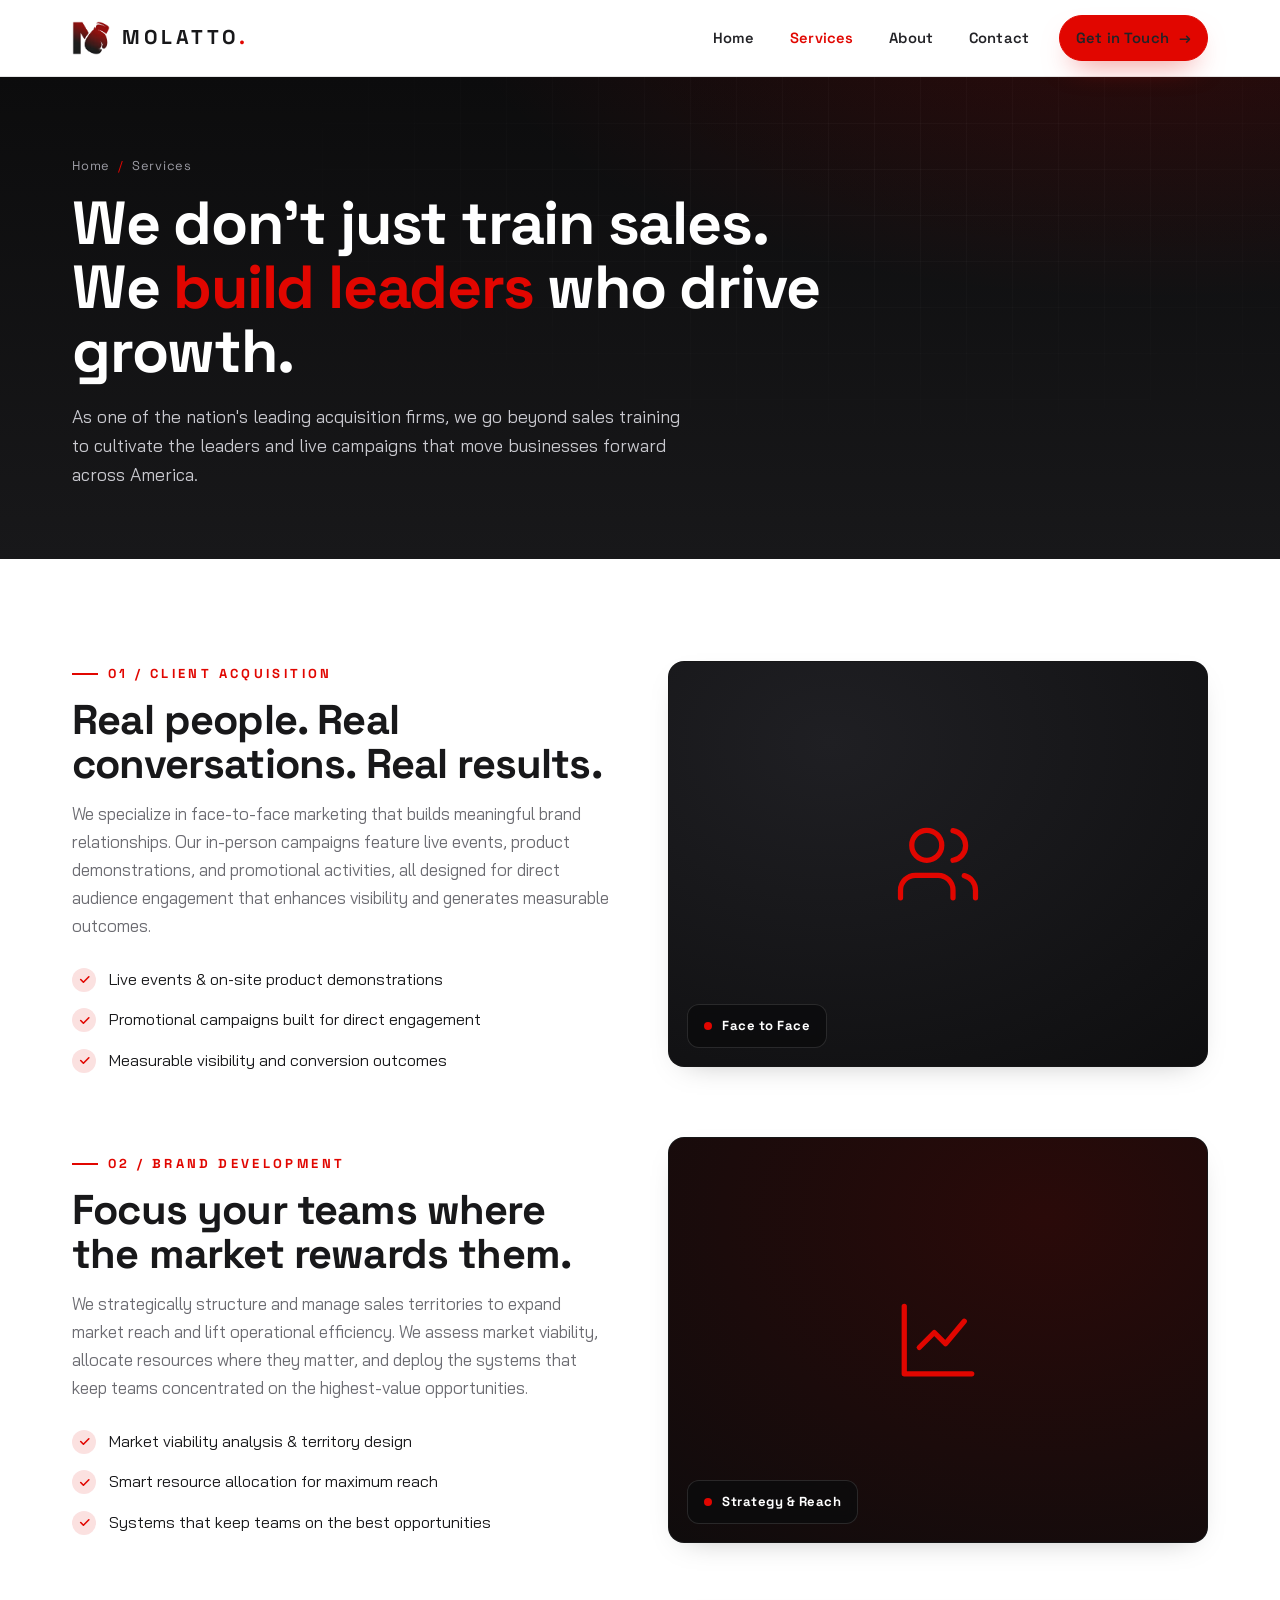
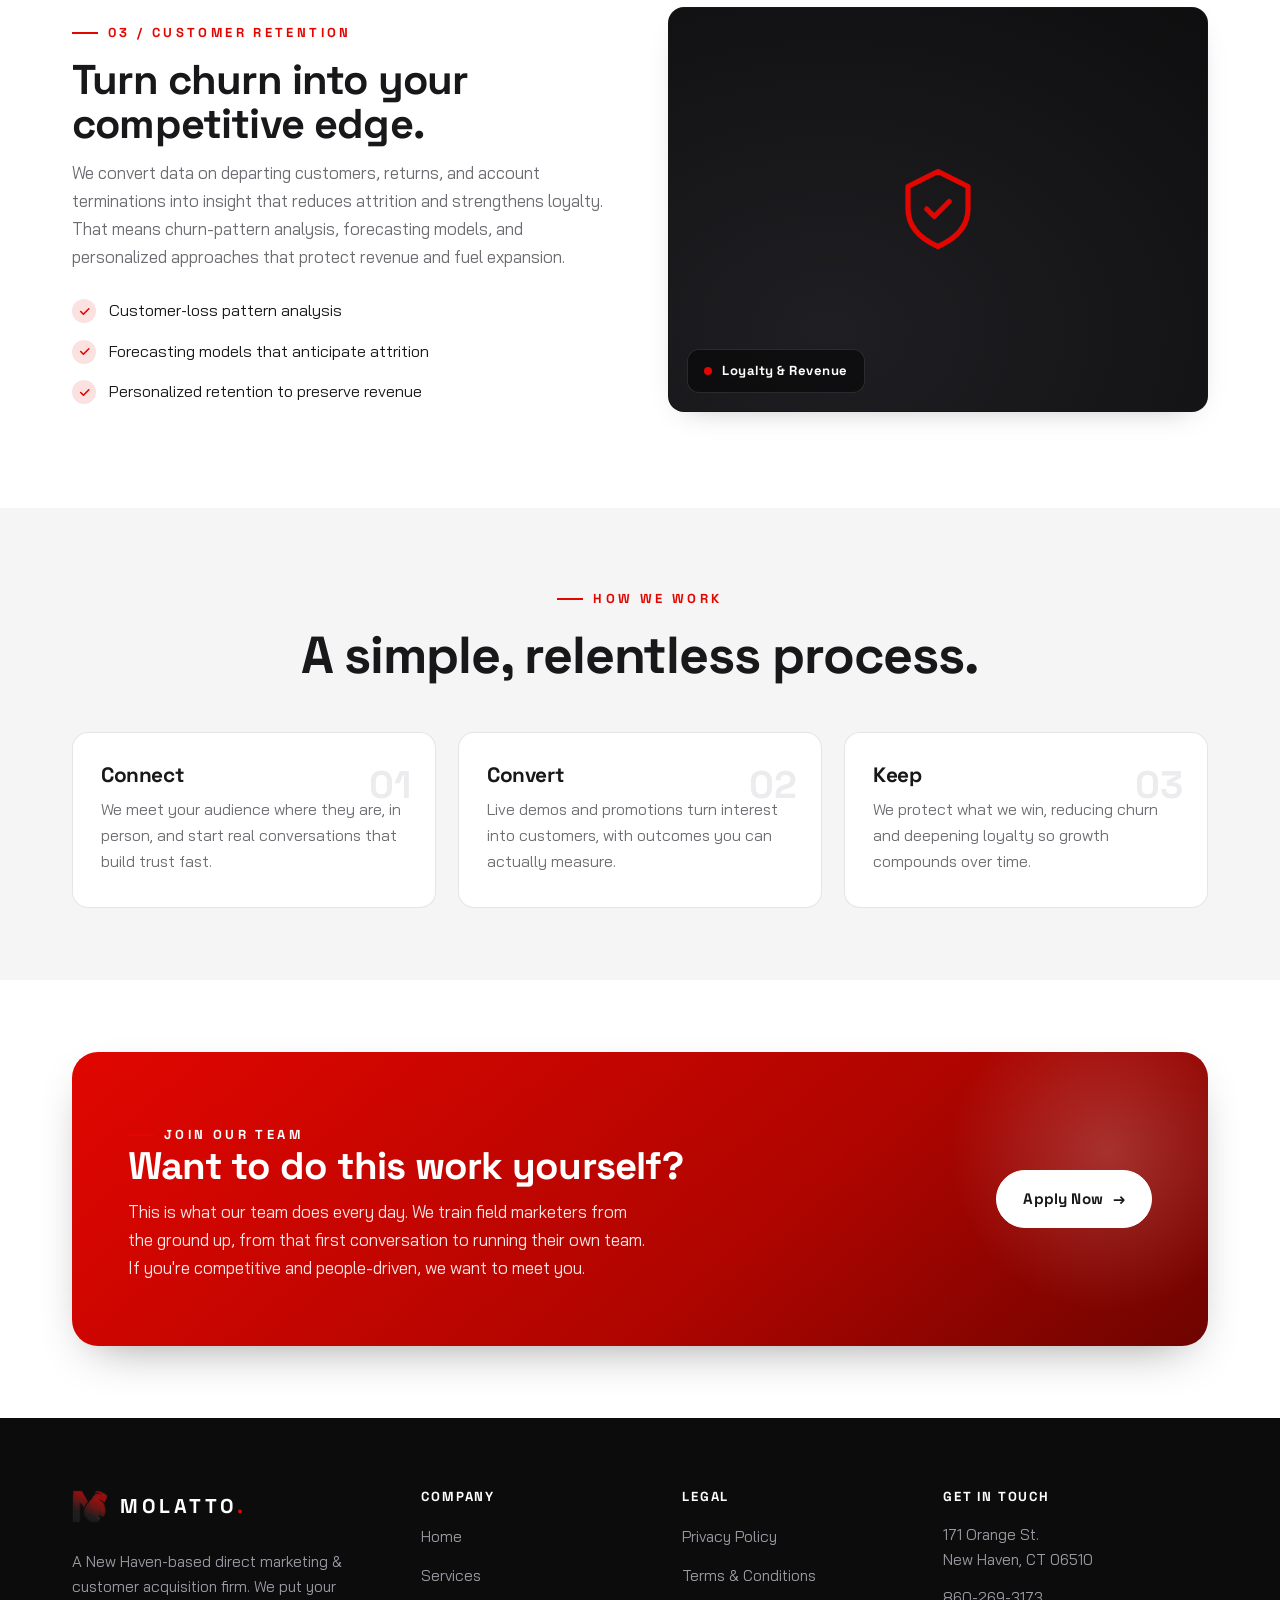
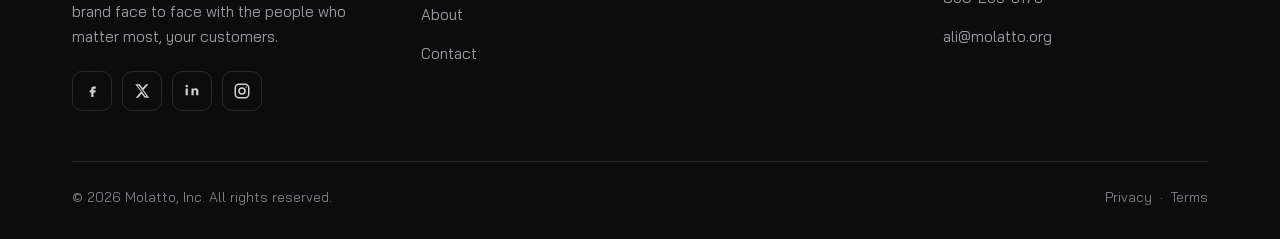
<file: services.html>
<!DOCTYPE html>
<html lang="en">
<head>
<meta charset="UTF-8" />
<meta name="viewport" content="width=device-width, initial-scale=1.0" />
<title>Services | Molatto, Inc | Client Acquisition, Brand Development &amp; Retention</title>
<meta name="description" content="Molatto, Inc services: face-to-face client acquisition, brand development and territory management, and data-driven customer retention strategies." />
<meta name="theme-color" content="#0c0c0d" />
<link rel="icon" type="image/png" href="assets/favicon.png" />
<link rel="preconnect" href="https://fonts.googleapis.com" />
<link rel="preconnect" href="https://fonts.gstatic.com" crossorigin />
<link href="https://fonts.googleapis.com/css2?family=Space+Grotesk:wght@500;600;700&family=Bai+Jamjuree:wght@400;500;600;700&display=swap" rel="stylesheet" />
<link rel="stylesheet" href="styles.css" />
</head>
<body>

<header class="site-header">
  <div class="container nav">
    <a class="brand" href="index.html" aria-label="Molatto, Inc home">
      <img src="assets/logo-icon.webp" alt="Molatto boxing-glove M logo" />
      <span class="wordmark">MOLATTO<span>.</span></span>
    </a>
    <nav class="nav-links" id="navLinks" aria-label="Primary">
      <a href="index.html">Home</a>
      <a href="services.html" class="active">Services</a>
      <a href="about.html">About</a>
      <a href="contact.html">Contact</a>
      <span class="nav-cta"><a class="btn" href="contact.html">Get in Touch <span class="arrow">→</span></a></span>
    </nav>
    <button class="nav-toggle" id="navToggle" aria-label="Toggle menu" aria-expanded="false" aria-controls="navLinks"><span></span></button>
  </div>
</header>

<section class="page-hero">
  <div class="container">
    <div class="crumbs"><a href="index.html">Home</a><span class="sep">/</span>Services</div>
    <h1>We don't just train sales. We <em>build leaders</em> who drive growth.</h1>
    <p>As one of the nation's leading acquisition firms, we go beyond sales training to cultivate the leaders and live campaigns that move businesses forward across America.</p>
  </div>
</section>

<!-- Services -->
<section class="section">
  <div class="container">

    <div class="split reveal" style="margin-bottom:64px;">
      <div>
        <span class="eyebrow">01 / Client Acquisition</span>
        <h2 class="section-head" style="font-size:clamp(1.8rem,4vw,2.6rem);margin:14px 0 14px;">Real people. Real conversations. Real results.</h2>
        <p style="color:var(--muted);">We specialize in face-to-face marketing that builds meaningful brand relationships. Our in-person campaigns feature live events, product demonstrations, and promotional activities, all designed for direct audience engagement that enhances visibility and generates measurable outcomes.</p>
        <ul class="bullets">
          <li><span class="tick"><svg viewBox="0 0 24 24" fill="none" stroke="currentColor" stroke-width="3" stroke-linecap="round" stroke-linejoin="round"><path d="m5 12 5 5L20 7"/></svg></span><span>Live events &amp; on-site product demonstrations</span></li>
          <li><span class="tick"><svg viewBox="0 0 24 24" fill="none" stroke="currentColor" stroke-width="3" stroke-linecap="round" stroke-linejoin="round"><path d="m5 12 5 5L20 7"/></svg></span><span>Promotional campaigns built for direct engagement</span></li>
          <li><span class="tick"><svg viewBox="0 0 24 24" fill="none" stroke="currentColor" stroke-width="3" stroke-linecap="round" stroke-linejoin="round"><path d="m5 12 5 5L20 7"/></svg></span><span>Measurable visibility and conversion outcomes</span></li>
        </ul>
      </div>
      <div class="media media--frame">
        <div style="aspect-ratio:4/3;display:grid;place-items:center;background:radial-gradient(120% 120% at 30% 20%, #1f1f23, #0c0c0d);">
          <svg viewBox="0 0 24 24" width="90" height="90" fill="none" stroke="#e10600" stroke-width="1.4" stroke-linecap="round" stroke-linejoin="round"><path d="M16 21v-2a4 4 0 0 0-4-4H6a4 4 0 0 0-4 4v2"/><circle cx="9" cy="7" r="4"/><path d="M22 21v-2a4 4 0 0 0-3-3.9"/><path d="M16 3.1A4 4 0 0 1 16 11"/></svg>
        </div>
        <span class="media-tag"><span class="dot"></span> Face to Face</span>
      </div>
    </div>

    <div class="split split--media-right reveal" style="margin-bottom:64px;">
      <div>
        <span class="eyebrow">02 / Brand Development</span>
        <h2 class="section-head" style="font-size:clamp(1.8rem,4vw,2.6rem);margin:14px 0 14px;">Focus your teams where the market rewards them.</h2>
        <p style="color:var(--muted);">We strategically structure and manage sales territories to expand market reach and lift operational efficiency. We assess market viability, allocate resources where they matter, and deploy the systems that keep teams concentrated on the highest-value opportunities.</p>
        <ul class="bullets">
          <li><span class="tick"><svg viewBox="0 0 24 24" fill="none" stroke="currentColor" stroke-width="3" stroke-linecap="round" stroke-linejoin="round"><path d="m5 12 5 5L20 7"/></svg></span><span>Market viability analysis &amp; territory design</span></li>
          <li><span class="tick"><svg viewBox="0 0 24 24" fill="none" stroke="currentColor" stroke-width="3" stroke-linecap="round" stroke-linejoin="round"><path d="m5 12 5 5L20 7"/></svg></span><span>Smart resource allocation for maximum reach</span></li>
          <li><span class="tick"><svg viewBox="0 0 24 24" fill="none" stroke="currentColor" stroke-width="3" stroke-linecap="round" stroke-linejoin="round"><path d="m5 12 5 5L20 7"/></svg></span><span>Systems that keep teams on the best opportunities</span></li>
        </ul>
      </div>
      <div class="media media--frame">
        <div style="aspect-ratio:4/3;display:grid;place-items:center;background:radial-gradient(120% 120% at 70% 20%, #2a0a09, #0c0c0d);">
          <svg viewBox="0 0 24 24" width="90" height="90" fill="none" stroke="#e10600" stroke-width="1.4" stroke-linecap="round" stroke-linejoin="round"><path d="M3 3v18h18"/><path d="m7 14 4-4 3 3 5-6"/></svg>
        </div>
        <span class="media-tag"><span class="dot"></span> Strategy &amp; Reach</span>
      </div>
    </div>

    <div class="split reveal">
      <div>
        <span class="eyebrow">03 / Customer Retention</span>
        <h2 class="section-head" style="font-size:clamp(1.8rem,4vw,2.6rem);margin:14px 0 14px;">Turn churn into your competitive edge.</h2>
        <p style="color:var(--muted);">We convert data on departing customers, returns, and account terminations into insight that reduces attrition and strengthens loyalty. That means churn-pattern analysis, forecasting models, and personalized approaches that protect revenue and fuel expansion.</p>
        <ul class="bullets">
          <li><span class="tick"><svg viewBox="0 0 24 24" fill="none" stroke="currentColor" stroke-width="3" stroke-linecap="round" stroke-linejoin="round"><path d="m5 12 5 5L20 7"/></svg></span><span>Customer-loss pattern analysis</span></li>
          <li><span class="tick"><svg viewBox="0 0 24 24" fill="none" stroke="currentColor" stroke-width="3" stroke-linecap="round" stroke-linejoin="round"><path d="m5 12 5 5L20 7"/></svg></span><span>Forecasting models that anticipate attrition</span></li>
          <li><span class="tick"><svg viewBox="0 0 24 24" fill="none" stroke="currentColor" stroke-width="3" stroke-linecap="round" stroke-linejoin="round"><path d="m5 12 5 5L20 7"/></svg></span><span>Personalized retention to preserve revenue</span></li>
        </ul>
      </div>
      <div class="media media--frame">
        <div style="aspect-ratio:4/3;display:grid;place-items:center;background:radial-gradient(120% 120% at 30% 80%, #1f1f23, #0c0c0d);">
          <svg viewBox="0 0 24 24" width="90" height="90" fill="none" stroke="#e10600" stroke-width="1.4" stroke-linecap="round" stroke-linejoin="round"><path d="M12 2 4 6v6c0 5 3.5 8 8 10 4.5-2 8-5 8-10V6z"/><path d="m9 12 2 2 4-4"/></svg>
        </div>
        <span class="media-tag"><span class="dot"></span> Loyalty &amp; Revenue</span>
      </div>
    </div>

  </div>
</section>

<!-- Process -->
<section class="section section--tight" style="background:var(--paper);">
  <div class="container">
    <div class="section-head section-head--center reveal">
      <span class="eyebrow eyebrow--center">How We Work</span>
      <h2>A simple, relentless process.</h2>
    </div>
    <div class="grid-3">
      <article class="card reveal"><span class="num">01</span><h3>Connect</h3><p>We meet your audience where they are, in person, and start real conversations that build trust fast.</p></article>
      <article class="card reveal"><span class="num">02</span><h3>Convert</h3><p>Live demos and promotions turn interest into customers, with outcomes you can actually measure.</p></article>
      <article class="card reveal"><span class="num">03</span><h3>Keep</h3><p>We protect what we win, reducing churn and deepening loyalty so growth compounds over time.</p></article>
    </div>
  </div>
</section>

<!-- CTA -->
<section class="section section--tight">
  <div class="container">
    <div class="cta reveal">
      <div class="cta-inner">
        <div>
          <span class="eyebrow" style="color:#fff;">Join Our Team</span>
          <h2 class="oneline">Want to do this work yourself?</h2>
          <p>This is what our team does every day. We train field marketers from the ground up, from that first conversation to running their own team. If you're competitive and people-driven, we want to meet you.</p>
        </div>
        <a class="btn btn--light" href="contact.html">Apply Now <span class="arrow">→</span></a>
      </div>
    </div>
  </div>
</section>

<div id="footer"></div>
<script src="footer.js"></script>
<script src="script.js"></script>
</body>
</html>
</file>
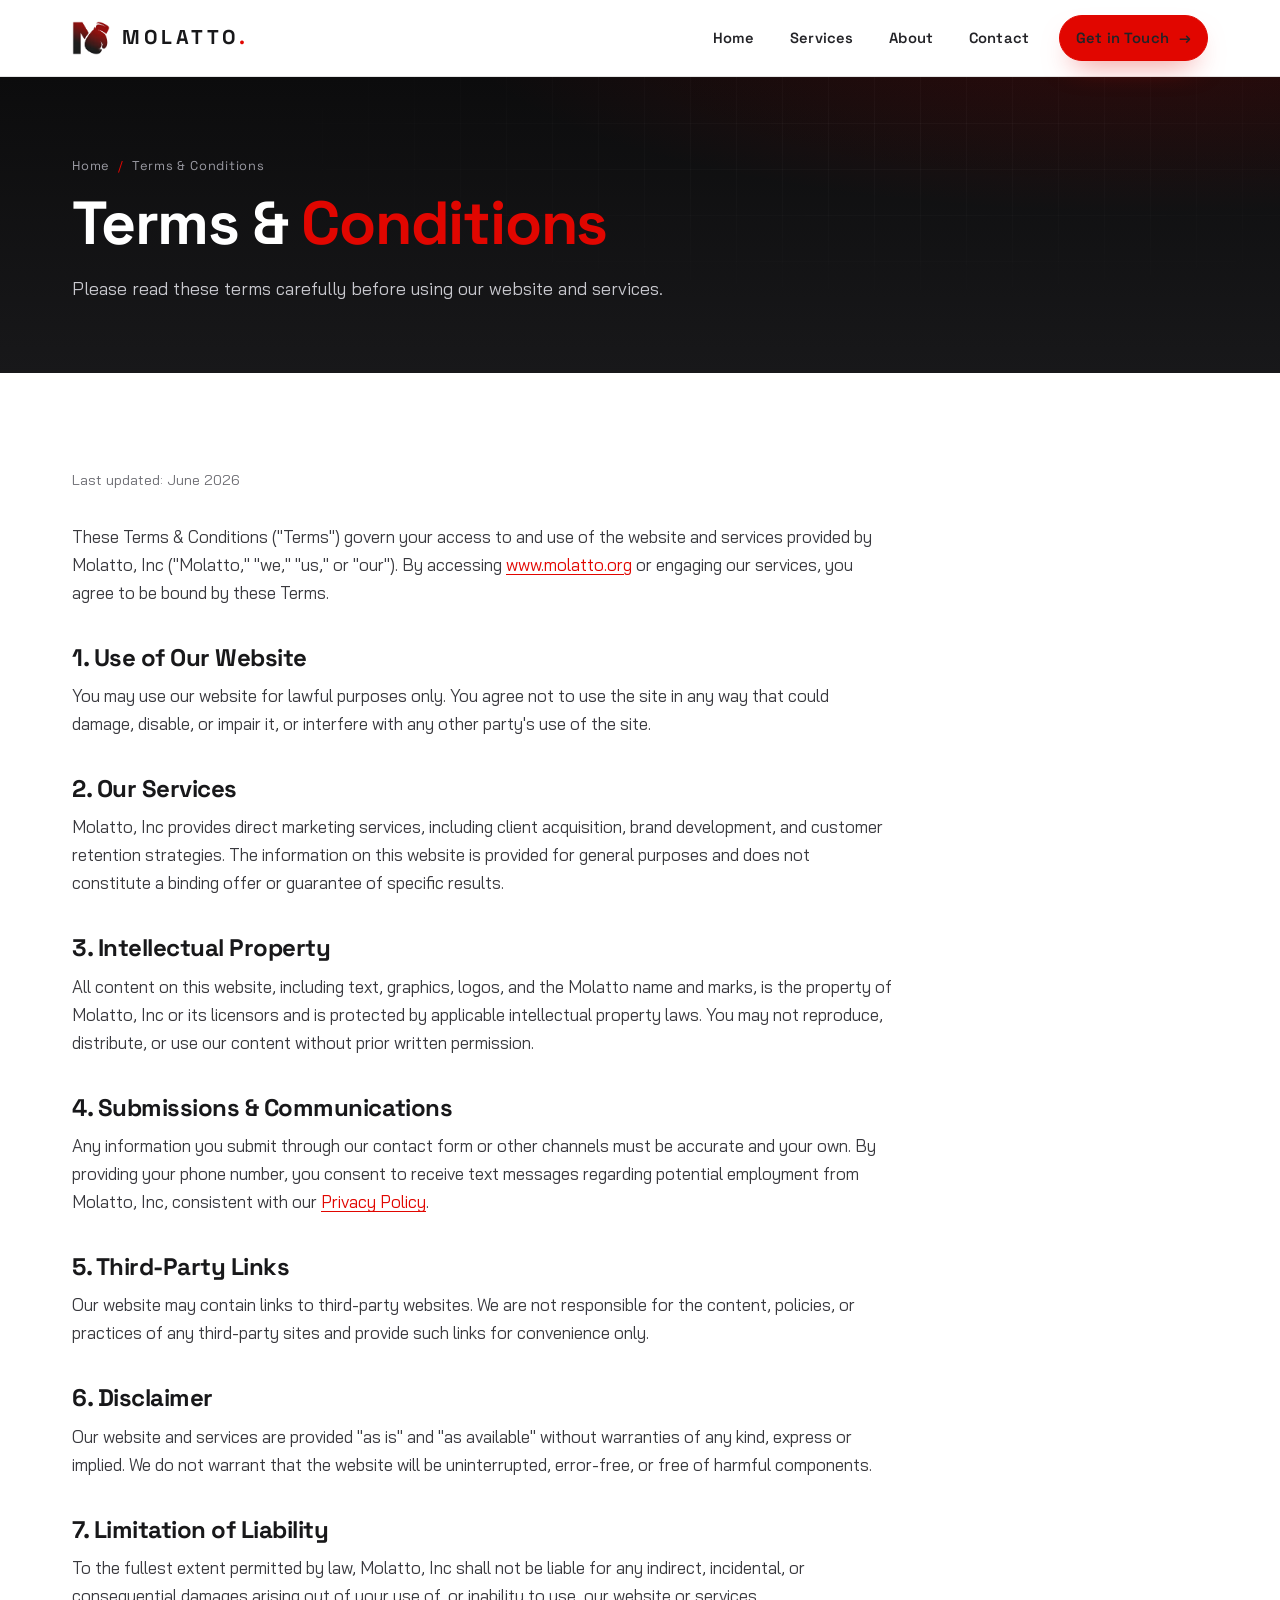
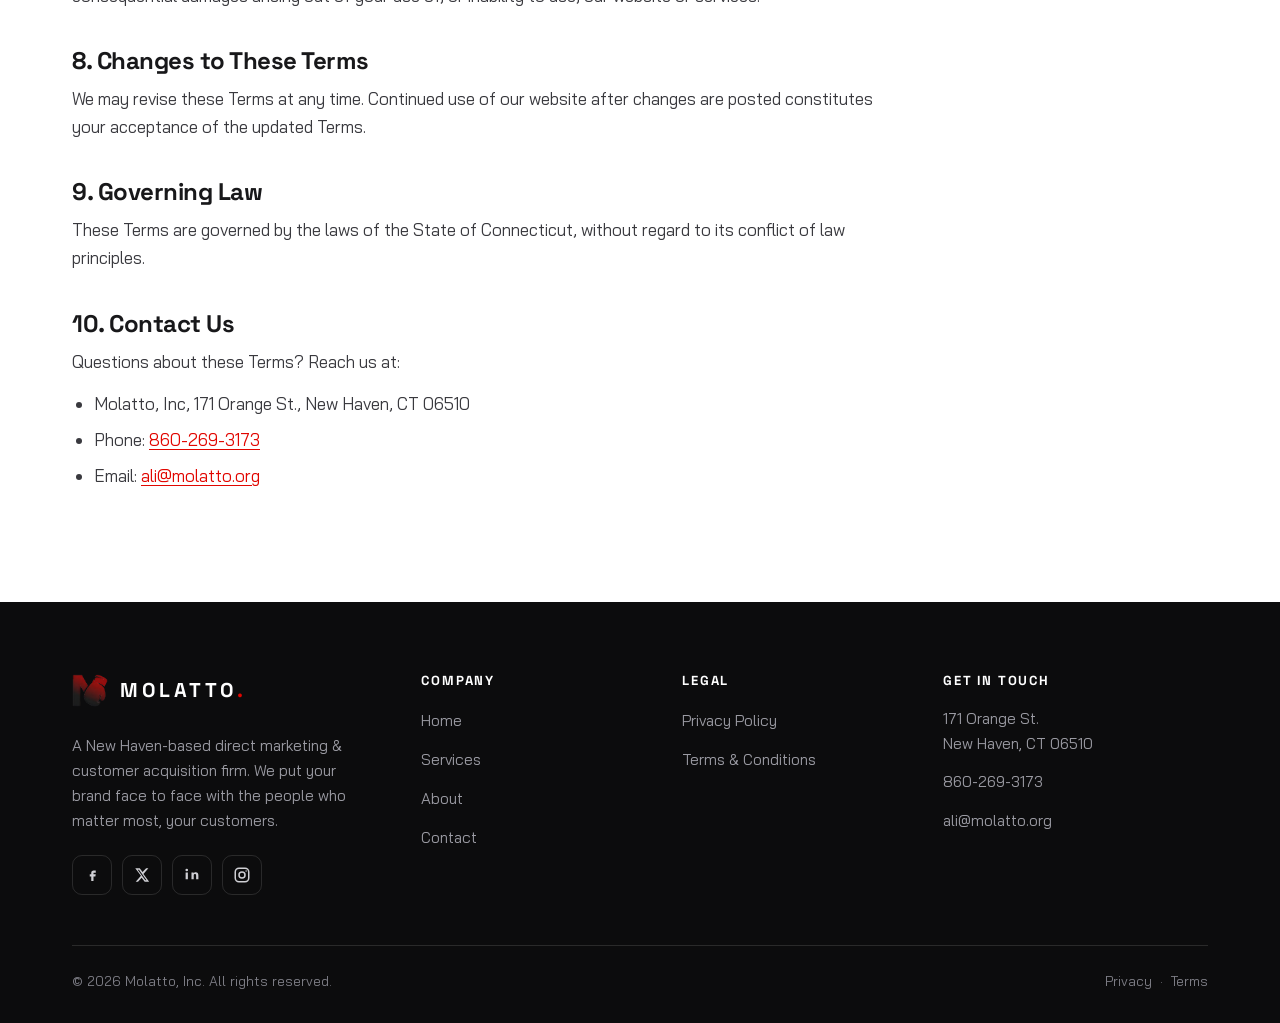
<file: terms-conditions.html>
<!DOCTYPE html>
<html lang="en">
<head>
<meta charset="UTF-8" />
<meta name="viewport" content="width=device-width, initial-scale=1.0" />
<title>Terms &amp; Conditions | Molatto, Inc</title>
<meta name="description" content="Terms &amp; Conditions for using the Molatto, Inc website and services." />
<meta name="theme-color" content="#0c0c0d" />
<link rel="icon" type="image/png" href="assets/favicon.png" />
<link rel="preconnect" href="https://fonts.googleapis.com" />
<link rel="preconnect" href="https://fonts.gstatic.com" crossorigin />
<link href="https://fonts.googleapis.com/css2?family=Space+Grotesk:wght@500;600;700&family=Bai+Jamjuree:wght@400;500;600;700&display=swap" rel="stylesheet" />
<link rel="stylesheet" href="styles.css" />
</head>
<body>

<header class="site-header">
  <div class="container nav">
    <a class="brand" href="index.html" aria-label="Molatto, Inc home">
      <img src="assets/logo-icon.webp" alt="Molatto boxing-glove M logo" />
      <span class="wordmark">MOLATTO<span>.</span></span>
    </a>
    <nav class="nav-links" id="navLinks" aria-label="Primary">
      <a href="index.html">Home</a>
      <a href="services.html">Services</a>
      <a href="about.html">About</a>
      <a href="contact.html">Contact</a>
      <span class="nav-cta"><a class="btn" href="contact.html">Get in Touch <span class="arrow">→</span></a></span>
    </nav>
    <button class="nav-toggle" id="navToggle" aria-label="Toggle menu" aria-expanded="false" aria-controls="navLinks"><span></span></button>
  </div>
</header>

<section class="page-hero">
  <div class="container">
    <div class="crumbs"><a href="index.html">Home</a><span class="sep">/</span>Terms &amp; Conditions</div>
    <h1>Terms &amp; <em>Conditions</em></h1>
    <p>Please read these terms carefully before using our website and services.</p>
  </div>
</section>

<section class="section">
  <div class="container">
    <div class="prose reveal">
      <p class="updated">Last updated: June 2026</p>

      <p>These Terms &amp; Conditions ("Terms") govern your access to and use of the website and services provided by Molatto, Inc ("Molatto," "we," "us," or "our"). By accessing <a href="https://www.molatto.org">www.molatto.org</a> or engaging our services, you agree to be bound by these Terms.</p>

      <h2>1. Use of Our Website</h2>
      <p>You may use our website for lawful purposes only. You agree not to use the site in any way that could damage, disable, or impair it, or interfere with any other party's use of the site.</p>

      <h2>2. Our Services</h2>
      <p>Molatto, Inc provides direct marketing services, including client acquisition, brand development, and customer retention strategies. The information on this website is provided for general purposes and does not constitute a binding offer or guarantee of specific results.</p>

      <h2>3. Intellectual Property</h2>
      <p>All content on this website, including text, graphics, logos, and the Molatto name and marks, is the property of Molatto, Inc or its licensors and is protected by applicable intellectual property laws. You may not reproduce, distribute, or use our content without prior written permission.</p>

      <h2>4. Submissions &amp; Communications</h2>
      <p>Any information you submit through our contact form or other channels must be accurate and your own. By providing your phone number, you consent to receive text messages regarding potential employment from Molatto, Inc, consistent with our <a href="privacy-policy.html">Privacy Policy</a>.</p>

      <h2>5. Third-Party Links</h2>
      <p>Our website may contain links to third-party websites. We are not responsible for the content, policies, or practices of any third-party sites and provide such links for convenience only.</p>

      <h2>6. Disclaimer</h2>
      <p>Our website and services are provided "as is" and "as available" without warranties of any kind, express or implied. We do not warrant that the website will be uninterrupted, error-free, or free of harmful components.</p>

      <h2>7. Limitation of Liability</h2>
      <p>To the fullest extent permitted by law, Molatto, Inc shall not be liable for any indirect, incidental, or consequential damages arising out of your use of, or inability to use, our website or services.</p>

      <h2>8. Changes to These Terms</h2>
      <p>We may revise these Terms at any time. Continued use of our website after changes are posted constitutes your acceptance of the updated Terms.</p>

      <h2>9. Governing Law</h2>
      <p>These Terms are governed by the laws of the State of Connecticut, without regard to its conflict of law principles.</p>

      <h2>10. Contact Us</h2>
      <p>Questions about these Terms? Reach us at:</p>
      <ul>
        <li>Molatto, Inc, 171 Orange St., New Haven, CT 06510</li>
        <li>Phone: <a href="tel:8602693173">860-269-3173</a></li>
        <li>Email: <a href="mailto:ali@molatto.org">ali@molatto.org</a></li>
      </ul>
    </div>
  </div>
</section>

<div id="footer"></div>
<script src="footer.js"></script>
<script src="script.js"></script>
</body>
</html>
</file>
<file: styles.css>
/* =========================================================
   MOLATTO, INC — Direct Marketing & Customer Acquisition Firm
   Palette: red / black / white  ·  Fonts: Space Grotesk + Bai Jamjuree
   ========================================================= */

:root {
  --red:        #e10600;
  --red-deep:   #b00500;
  --red-soft:   #ff2a1f;
  --black:      #0c0c0d;
  --ink:        #18181a;
  --ink-2:      #232327;
  --white:      #ffffff;
  --paper:      #f5f5f6;
  --paper-2:    #ececee;
  --muted:      #6c6c72;
  --line:       rgba(0,0,0,.10);
  --line-dark:  rgba(255,255,255,.12);

  --font-display: 'Space Grotesk', system-ui, sans-serif;
  --font-body:    'Bai Jamjuree', system-ui, sans-serif;

  --maxw: 1180px;
  --radius: 16px;
  --radius-sm: 10px;
  --shadow: 0 18px 50px -22px rgba(0,0,0,.45);
  --shadow-soft: 0 10px 30px -18px rgba(0,0,0,.35);
  --ease: cubic-bezier(.22,.61,.36,1);
}

/* ---------- Reset ---------- */
*, *::before, *::after { box-sizing: border-box; margin: 0; padding: 0; }
html { scroll-behavior: smooth; -webkit-text-size-adjust: 100%; }
body {
  font-family: var(--font-body);
  color: var(--ink);
  background: var(--white);
  line-height: 1.65;
  font-size: 17px;
  -webkit-font-smoothing: antialiased;
  text-rendering: optimizeLegibility;
  overflow-x: hidden;
}
img { max-width: 100%; display: block; }
a { color: inherit; text-decoration: none; }
ul { list-style: none; }

h1, h2, h3, h4 { font-family: var(--font-display); line-height: 1.05; font-weight: 700; letter-spacing: -.02em; }

.container { width: 100%; max-width: var(--maxw); margin-inline: auto; padding-inline: 22px; }

.section { padding: 96px 0; }
.section--tight { padding: 72px 0; }

/* ---------- Helpers ---------- */
.eyebrow {
  font-family: var(--font-display);
  font-weight: 700;
  font-size: 13px;
  letter-spacing: .26em;
  text-transform: uppercase;
  color: var(--red);
  display: inline-flex; align-items: center; gap: 10px;
}
.eyebrow::before { content: ""; width: 26px; height: 2px; background: var(--red); display: inline-block; }
.eyebrow--center { justify-content: center; }

.section-head { max-width: 720px; }
.section-head--center { margin-inline: auto; text-align: center; }
.section-head h2 { font-size: clamp(2rem, 4.6vw, 3.25rem); margin: 18px 0 14px; }
.section-head p { color: var(--muted); font-size: 1.05rem; }

.text-red { color: var(--red); }

/* ---------- Buttons ---------- */
.btn {
  --bg: var(--red);
  display: inline-flex; align-items: center; gap: 10px;
  font-family: var(--font-display);
  font-weight: 700; font-size: .95rem; letter-spacing: .01em;
  padding: 15px 26px; border-radius: 999px;
  background: var(--bg); color: #fff; border: 1.5px solid var(--bg);
  cursor: pointer; transition: transform .25s var(--ease), box-shadow .25s var(--ease), background .2s, color .2s;
  box-shadow: 0 14px 30px -14px rgba(225,6,0,.6);
  white-space: nowrap;
}
.btn:hover { transform: translateY(-2px); box-shadow: 0 20px 38px -14px rgba(225,6,0,.7); }
.btn .arrow { transition: transform .25s var(--ease); }
.btn:hover .arrow { transform: translateX(4px); }
.btn--ghost {
  background: transparent; color: var(--ink); border-color: var(--line);
  box-shadow: none;
}
.btn--ghost:hover { background: var(--ink); color: #fff; border-color: var(--ink); box-shadow: var(--shadow-soft); }
.btn--light { background: #fff; color: var(--ink); border-color: #fff; box-shadow: none; }
.btn--light:hover { background: transparent; color: #fff; border-color: rgba(255,255,255,.6); }
.btn--ghost-light { background: transparent; color: #fff; border-color: rgba(255,255,255,.35); box-shadow: none; }
.btn--ghost-light:hover { background: #fff; color: var(--ink); border-color: #fff; }

/* ---------- Header ---------- */
.site-header {
  position: sticky; top: 0; z-index: 60;
  background: rgba(255,255,255,.82);
  backdrop-filter: saturate(150%) blur(14px);
  border-bottom: 1px solid var(--line);
  transition: box-shadow .3s;
}
.site-header.scrolled { box-shadow: 0 8px 30px -22px rgba(0,0,0,.5); }
.nav {
  display: flex; align-items: center; justify-content: space-between;
  height: 76px;
}
.brand { display: inline-flex; align-items: center; gap: 12px; }
.brand img { width: 38px; height: auto; }
.brand .wordmark {
  font-family: var(--font-display); font-weight: 700;
  font-size: 1.25rem; letter-spacing: .18em; color: var(--ink);
}
.brand .wordmark span { color: var(--red); }

.nav-links { display: flex; align-items: center; gap: 4px; }
.nav-links a {
  font-family: var(--font-display); font-weight: 600;
  font-size: .92rem; letter-spacing: .01em;
  padding: 10px 16px; border-radius: 999px; color: var(--ink-2);
  transition: color .2s, background .2s;
}
.nav-links a:hover { color: var(--red); }
.nav-links a.active { color: var(--red); }
.nav-cta { margin-left: 10px; }

.nav-toggle {
  display: none; width: 46px; height: 46px; border: 1px solid var(--line);
  border-radius: 12px; background: #fff; cursor: pointer; position: relative;
}
.nav-toggle span, .nav-toggle span::before, .nav-toggle span::after {
  content: ""; position: absolute; left: 50%; top: 50%; width: 20px; height: 2px;
  background: var(--ink); transform: translate(-50%,-50%); transition: .28s var(--ease);
}
.nav-toggle span::before { transform: translate(-50%,-7px); }
.nav-toggle span::after  { transform: translate(-50%,5px); }
.nav-toggle[aria-expanded="true"] span { background: transparent; }
.nav-toggle[aria-expanded="true"] span::before { transform: translate(-50%,-50%) rotate(45deg); top:50%; }
.nav-toggle[aria-expanded="true"] span::after  { transform: translate(-50%,-50%) rotate(-45deg); top:50%; }

/* ---------- Hero ---------- */
.hero {
  position: relative; overflow: hidden;
  background:
    radial-gradient(120% 120% at 85% -10%, rgba(225,6,0,.16), transparent 55%),
    linear-gradient(180deg, #0c0c0d 0%, #161618 100%);
  color: #fff;
}
.hero::after {
  content:""; position:absolute; inset:0; pointer-events:none;
  background-image:
    linear-gradient(rgba(255,255,255,.035) 1px, transparent 1px),
    linear-gradient(90deg, rgba(255,255,255,.035) 1px, transparent 1px);
  background-size: 46px 46px; mask-image: radial-gradient(80% 70% at 50% 30%, #000, transparent 80%);
}
.hero .container { position: relative; z-index: 2; }
.hero-grid {
  display: grid; grid-template-columns: 1.1fr .9fr; gap: 48px; align-items: center;
  padding: 86px 0 96px;
}
.hero-badge {
  display:inline-flex; align-items:center; gap:9px;
  border:1px solid var(--line-dark); border-radius:999px; padding:7px 15px;
  font-size:.78rem; letter-spacing:.16em; text-transform:uppercase;
  font-family:var(--font-display); font-weight:600; color:#e9e9ec;
}
.hero-badge .dot { width:7px; height:7px; border-radius:50%; background:var(--red); box-shadow:0 0 0 4px rgba(225,6,0,.25); }
.hero h1 {
  font-size: clamp(2.6rem, 6vw, 4.5rem); margin: 22px 0 20px; color:#fff;
}
.hero h1 em { font-style: normal; color: var(--red); }
.hero p.lead { font-size: 1.18rem; color: #c9c9cf; max-width: 540px; margin-bottom: 32px; }
.hero-actions { display:flex; gap:14px; flex-wrap:wrap; }
.hero-stats { display:flex; gap:34px; margin-top:46px; flex-wrap:wrap; }
.hero-stats .stat strong { font-family:var(--font-display); font-size:2rem; display:block; color:#fff; }
.hero-stats .stat span { font-size:.85rem; color:#9a9aa2; letter-spacing:.04em; }

.hero-visual { position: relative; display:flex; justify-content:center; align-items:center; }
.hero-logo-card {
  position: relative; width: 100%; max-width: 420px; aspect-ratio: 1/1;
  border-radius: 28px; border:1px solid var(--line-dark);
  background: radial-gradient(120% 120% at 30% 20%, rgba(225,6,0,.22), rgba(255,255,255,.02));
  display:flex; align-items:center; justify-content:center;
  box-shadow: var(--shadow);
}
.hero-logo-card img { width: 64%; filter: drop-shadow(0 24px 40px rgba(0,0,0,.55)); animation: floaty 6s ease-in-out infinite; }
@keyframes floaty { 0%,100%{ transform:translateY(-6px);} 50%{ transform:translateY(10px);} }
.hero-logo-card .ring { position:absolute; inset:0; border-radius:28px; box-shadow: inset 0 0 0 1px rgba(255,255,255,.05); }

/* ---------- Marquee / trust strip ---------- */
.strip { background: var(--red); color:#fff; padding: 16px 0; overflow:hidden; }
.strip-track { display:flex; gap:46px; white-space:nowrap; align-items:center; animation: marquee 26s linear infinite; }
.strip-track span { font-family:var(--font-display); font-weight:700; letter-spacing:.18em; text-transform:uppercase; font-size:.9rem; opacity:.95; display:inline-flex; align-items:center; gap:46px; }
.strip-track span::after { content:"●"; font-size:.5rem; opacity:.7; }
@keyframes marquee { to { transform: translateX(-50%); } }

/* ---------- Approach / feature cards ---------- */
.grid-3 { display:grid; grid-template-columns: repeat(3, 1fr); gap: 22px; margin-top: 50px; }
.grid-2 { display:grid; grid-template-columns: repeat(2, 1fr); gap: 22px; }
.card {
  background:#fff; border:1px solid var(--line); border-radius: var(--radius);
  padding: 32px 28px; transition: transform .3s var(--ease), box-shadow .3s var(--ease), border-color .3s;
  position: relative; overflow:hidden;
}
.card:hover { transform: translateY(-6px); box-shadow: var(--shadow-soft); border-color: rgba(225,6,0,.25); }
.card .ic {
  width:54px; height:54px; border-radius:14px; display:grid; place-items:center;
  background: linear-gradient(160deg, var(--red), var(--red-deep)); color:#fff; margin-bottom:20px;
  box-shadow: 0 12px 24px -12px rgba(225,6,0,.7);
}
.card .ic svg { width:26px; height:26px; }
.card .num { position:absolute; top:20px; right:24px; font-family:var(--font-display); font-weight:700; font-size:2.4rem; color:var(--paper-2); }
.card h3 { font-size:1.3rem; margin-bottom:10px; }
.card p { color: var(--muted); font-size: .98rem; }
.card .more { display:inline-flex; align-items:center; gap:7px; margin-top:18px; font-family:var(--font-display); font-weight:700; font-size:.85rem; color:var(--red); letter-spacing:.02em; }

/* ---------- Split / about ---------- */
.split { display:grid; grid-template-columns: 1fr 1fr; gap: 56px; align-items:center; }
.split--media-right .media { order: 2; }
.media { border-radius: var(--radius); overflow:hidden; position:relative; box-shadow: var(--shadow-soft); border:1px solid var(--line); }
.media img { width:100%; height:100%; object-fit:cover; }
.media--frame { background: var(--ink); }
.media-tag {
  position:absolute; left:18px; bottom:18px; background:rgba(12,12,13,.82); color:#fff;
  padding:10px 16px; border-radius:12px; backdrop-filter:blur(6px);
  font-family:var(--font-display); font-weight:700; font-size:.82rem; letter-spacing:.04em;
  display:flex; align-items:center; gap:10px; border:1px solid var(--line-dark);
}
.media-tag .dot { width:8px;height:8px;border-radius:50%;background:var(--red); }

.bullets { margin-top: 26px; display:grid; gap:14px; }
.bullets li { display:flex; gap:13px; align-items:flex-start; font-size:1rem; }
.bullets .tick {
  flex:none; width:24px; height:24px; border-radius:50%; background:rgba(225,6,0,.12); color:var(--red);
  display:grid; place-items:center; margin-top:2px;
}
.bullets .tick svg { width:13px; height:13px; }

/* ---------- Stats band ---------- */
.band { background: var(--ink); color:#fff; }
.stats-row { display:grid; grid-template-columns: repeat(4,1fr); gap:24px; text-align:center; }
.stats-row .stat strong { font-family:var(--font-display); font-size:clamp(2.2rem,4vw,3rem); display:block; color:#fff; }
.stats-row .stat strong em { color:var(--red); font-style:normal; }
.stats-row .stat span { color:#9a9aa2; font-size:.9rem; letter-spacing:.04em; }

/* ---------- Team ---------- */
.team-grid { display:grid; grid-template-columns: repeat(4,1fr); gap:22px; margin-top:48px; }
.member {
  background:#fff; border:1px solid var(--line); border-radius:var(--radius); overflow:hidden;
  transition: transform .3s var(--ease), box-shadow .3s var(--ease);
}
.member:hover { transform:translateY(-6px); box-shadow:var(--shadow-soft); }
.member .photo { aspect-ratio: 1/1; background:var(--paper-2); position:relative; overflow:hidden; }
.member .photo img { width:100%; height:100%; object-fit:cover; }
.member .photo .badge {
  position:absolute; top:12px; left:12px; background:var(--red); color:#fff; font-family:var(--font-display);
  font-weight:700; font-size:.68rem; letter-spacing:.1em; text-transform:uppercase; padding:5px 11px; border-radius:999px;
}
.member .body { padding:20px 20px 24px; }
.member h4 { font-size:1.15rem; }
.member .role { color:var(--red); font-family:var(--font-display); font-weight:600; font-size:.8rem; letter-spacing:.08em; text-transform:uppercase; margin:4px 0 10px; }
.member p { color:var(--muted); font-size:.9rem; }

/* avatar fallback (monogram) */
.avatar-mono { position:absolute; inset:0; display:grid; place-items:center;
  background: radial-gradient(120% 120% at 30% 20%, #2a2a2e, #0e0e10); }
.avatar-mono span { font-family:var(--font-display); font-weight:700; font-size:3rem; color:#fff; }
.avatar-mono span em { color:var(--red); font-style:normal; }

/* ---------- CTA band ---------- */
.cta {
  position:relative; overflow:hidden; border-radius:26px; padding:64px 56px;
  background: linear-gradient(140deg, var(--red) 0%, var(--red-deep) 60%, #6e0400 100%);
  color:#fff; box-shadow: var(--shadow);
}
.cta::before { content:""; position:absolute; right:-60px; top:-60px; width:320px; height:320px;
  border-radius:50%; background:radial-gradient(circle, rgba(255,255,255,.18), transparent 70%); }
.cta-inner { position:relative; z-index:2; display:flex; align-items:center; justify-content:space-between; gap:30px; flex-wrap:wrap; }
.cta h2 { font-size:clamp(1.9rem,4vw,2.8rem); max-width:620px; }
.cta h2.oneline { max-width:none; white-space:nowrap; font-size:clamp(1.7rem,3.2vw,2.4rem); }
.cta p { color:rgba(255,255,255,.9); margin-top:12px; max-width:520px; }

/* ---------- Page hero (inner pages) ---------- */
.page-hero {
  background:
    radial-gradient(100% 120% at 90% -20%, rgba(225,6,0,.18), transparent 55%),
    linear-gradient(180deg, #0c0c0d, #18181a);
  color:#fff; padding: 78px 0 70px; position:relative; overflow:hidden;
}
.page-hero::after { content:""; position:absolute; inset:0;
  background-image: linear-gradient(rgba(255,255,255,.03) 1px,transparent 1px),linear-gradient(90deg,rgba(255,255,255,.03) 1px,transparent 1px);
  background-size:46px 46px; mask-image:radial-gradient(70% 80% at 70% 20%, #000, transparent 80%); }
.page-hero .container { position:relative; z-index:2; }
.crumbs { font-family:var(--font-display); font-size:.8rem; letter-spacing:.06em; color:#9a9aa2; margin-bottom:16px; }
.crumbs a:hover { color:#fff; }
.crumbs .sep { color:var(--red); margin:0 8px; }
.page-hero h1 { font-size:clamp(2.4rem,5.5vw,3.8rem); max-width:760px; }
.page-hero h1 em { font-style:normal; color:var(--red); }
.page-hero p { color:#c9c9cf; max-width:620px; margin-top:18px; font-size:1.1rem; }

/* ---------- Prose (legal pages) ---------- */
.prose { max-width: 820px; }
.prose h2 { font-size:1.5rem; margin:38px 0 12px; }
.prose h3 { font-size:1.15rem; margin:26px 0 8px; }
.prose p, .prose li { color:#39393e; }
.prose p { margin-bottom:14px; }
.prose ul { list-style:disc; padding-left:22px; margin-bottom:16px; display:grid; gap:8px; }
.prose .updated { color:var(--muted); font-size:.9rem; margin-bottom:30px; }
.prose a { color:var(--red); text-decoration:underline; text-underline-offset:3px; }

/* ---------- Contact ---------- */
.contact-grid { display:grid; grid-template-columns: 1fr 1.1fr; gap:48px; align-items:start; }
.info-list { display:grid; gap:16px; margin-top:28px; }
.info-item { display:flex; gap:16px; align-items:flex-start; padding:18px 20px; border:1px solid var(--line); border-radius:var(--radius-sm); background:#fff; transition:border-color .25s, box-shadow .25s; }
.info-item:hover { border-color:rgba(225,6,0,.3); box-shadow:var(--shadow-soft); }
.info-item .ic { flex:none; width:46px;height:46px;border-radius:12px;display:grid;place-items:center;background:rgba(225,6,0,.1);color:var(--red); }
.info-item .ic svg{width:22px;height:22px;}
.info-item .label{font-family:var(--font-display);font-weight:700;font-size:.78rem;letter-spacing:.1em;text-transform:uppercase;color:var(--muted);}
.info-item .val{font-size:1.02rem;color:var(--ink);font-weight:500;}
.info-item .val a:hover{color:var(--red);}

.hours { margin-top:24px; border:1px solid var(--line); border-radius:var(--radius-sm); overflow:hidden; }
.hours .row { display:flex; justify-content:space-between; padding:13px 20px; font-size:.96rem; }
.hours .row:nth-child(odd){ background:var(--paper); }
.hours .row span:first-child{ color:var(--muted); }
.hours .row span:last-child{ font-weight:600; }

.form-card { background:#fff; border:1px solid var(--line); border-radius:var(--radius); padding:34px; box-shadow:var(--shadow-soft); }
.form-card h3 { font-size:1.5rem; margin-bottom:6px; }
.form-card .sub { color:var(--muted); font-size:.96rem; margin-bottom:24px; }
.field-row { display:grid; grid-template-columns:1fr 1fr; gap:16px; }
.field { margin-bottom:16px; }
.field label { display:block; font-family:var(--font-display); font-weight:600; font-size:.82rem; letter-spacing:.04em; margin-bottom:7px; color:var(--ink-2); }
.field input, .field textarea {
  width:100%; padding:13px 15px; border:1.5px solid var(--line); border-radius:10px;
  font-family:var(--font-body); font-size:1rem; color:var(--ink); background:var(--paper);
  transition:border-color .2s, background .2s, box-shadow .2s;
}
.field input:focus, .field textarea:focus { outline:none; border-color:var(--red); background:#fff; box-shadow:0 0 0 4px rgba(225,6,0,.1); }
.field textarea { min-height:130px; resize:vertical; }
.consent { display:flex; gap:11px; align-items:flex-start; margin:6px 0 20px; font-size:.82rem; color:var(--muted); }
.consent input { margin-top:4px; accent-color:var(--red); width:16px; height:16px; flex:none; }
.form-card .btn { width:100%; justify-content:center; }
.form-note { margin-top:14px; font-size:.8rem; color:var(--muted); text-align:center; }

/* ---------- Map ---------- */
.map-wrap { margin-top:0; border-radius:var(--radius); overflow:hidden; border:1px solid var(--line); box-shadow:var(--shadow-soft); }
.map-wrap iframe { width:100%; height:340px; border:0; display:block; filter:grayscale(.2) contrast(1.05); }

/* ---------- Footer ---------- */
.site-footer { background: var(--black); color:#cfcfd4; padding: 72px 0 30px; }
.footer-grid { display:grid; grid-template-columns: 1.4fr 1fr 1fr 1.2fr; gap:40px; }
.footer-brand .brand .wordmark { color:#fff; }
.footer-brand p { color:#9a9aa2; font-size:.95rem; margin-top:18px; max-width:300px; }
.footer-col h4 { font-family:var(--font-display); font-size:.82rem; letter-spacing:.14em; text-transform:uppercase; color:#fff; margin-bottom:18px; }
.footer-col ul { display:grid; gap:11px; }
.footer-col a { color:#9a9aa2; font-size:.95rem; transition:color .2s; }
.footer-col a:hover { color:var(--red); }
.footer-col .line { color:#9a9aa2; font-size:.95rem; }
.socials { display:flex; gap:10px; margin-top:22px; }
.socials a { width:40px;height:40px;border-radius:10px;display:grid;place-items:center;border:1px solid var(--line-dark);color:#cfcfd4;transition:.25s var(--ease); }
.socials a:hover { background:var(--red); border-color:var(--red); color:#fff; transform:translateY(-3px); }
.socials svg{width:18px;height:18px;}
.footer-bottom { border-top:1px solid var(--line-dark); margin-top:50px; padding-top:24px; display:flex; justify-content:space-between; gap:14px; flex-wrap:wrap; font-size:.85rem; color:#7d7d85; }
.footer-bottom a:hover{ color:var(--red); }

/* ---------- Reveal animation ---------- */
.reveal { opacity:0; transform: translateY(22px); transition: opacity .7s var(--ease), transform .7s var(--ease); }
.reveal.in { opacity:1; transform:none; }

/* ---------- Responsive ---------- */
@media (max-width: 1024px) {
  .hero-grid { grid-template-columns: 1fr; gap:40px; }
  .hero-visual { order:-1; }
  .hero-logo-card { max-width:300px; }
  .split { grid-template-columns:1fr; gap:34px; }
  .split--media-right .media { order:0; }
  .contact-grid { grid-template-columns:1fr; gap:36px; }
  .footer-grid { grid-template-columns: 1fr 1fr; gap:34px; }
}
@media (max-width: 860px) {
  .nav-toggle { display:block; }
  .nav-links {
    position: fixed; inset: 76px 0 auto 0; flex-direction:column; align-items:stretch; gap:4px;
    background:#fff; padding:18px 22px 26px; border-bottom:1px solid var(--line);
    transform: translateY(-130%); transition: transform .35s var(--ease); box-shadow: var(--shadow-soft);
    height: calc(100dvh - 76px);
  }
  .nav-links.open { transform: translateY(0); }
  .nav-links a { padding:15px 12px; border-bottom:1px solid var(--line); font-size:1.05rem; }
  .nav-links a:last-of-type { border-bottom:none; }
  .nav-cta { margin:14px 0 0; }
  .nav-cta .btn { width:100%; justify-content:center; }
  .grid-3 { grid-template-columns:1fr; }
  .team-grid { grid-template-columns: 1fr 1fr; }
  .stats-row { grid-template-columns: 1fr 1fr; gap:34px 18px; }
  .cta { padding:46px 30px; }
  .cta-inner { flex-direction:column; align-items:flex-start; }
  .cta h2.oneline { white-space:normal; }
  .section { padding: 70px 0; }
  .field-row { grid-template-columns:1fr; }
}
@media (max-width: 480px) {
  body { font-size:16px; }
  .team-grid { grid-template-columns: 1fr; }
  .hero-stats { gap:24px; }
  .brand .wordmark { font-size:1.1rem; letter-spacing:.14em; }
  .container { padding-inline:18px; }
  .form-card { padding:24px 20px; }
}

@media (prefers-reduced-motion: reduce) {
  *, *::before, *::after { animation: none !important; transition: none !important; scroll-behavior:auto !important; }
  .reveal { opacity:1; transform:none; }
}
</file>
